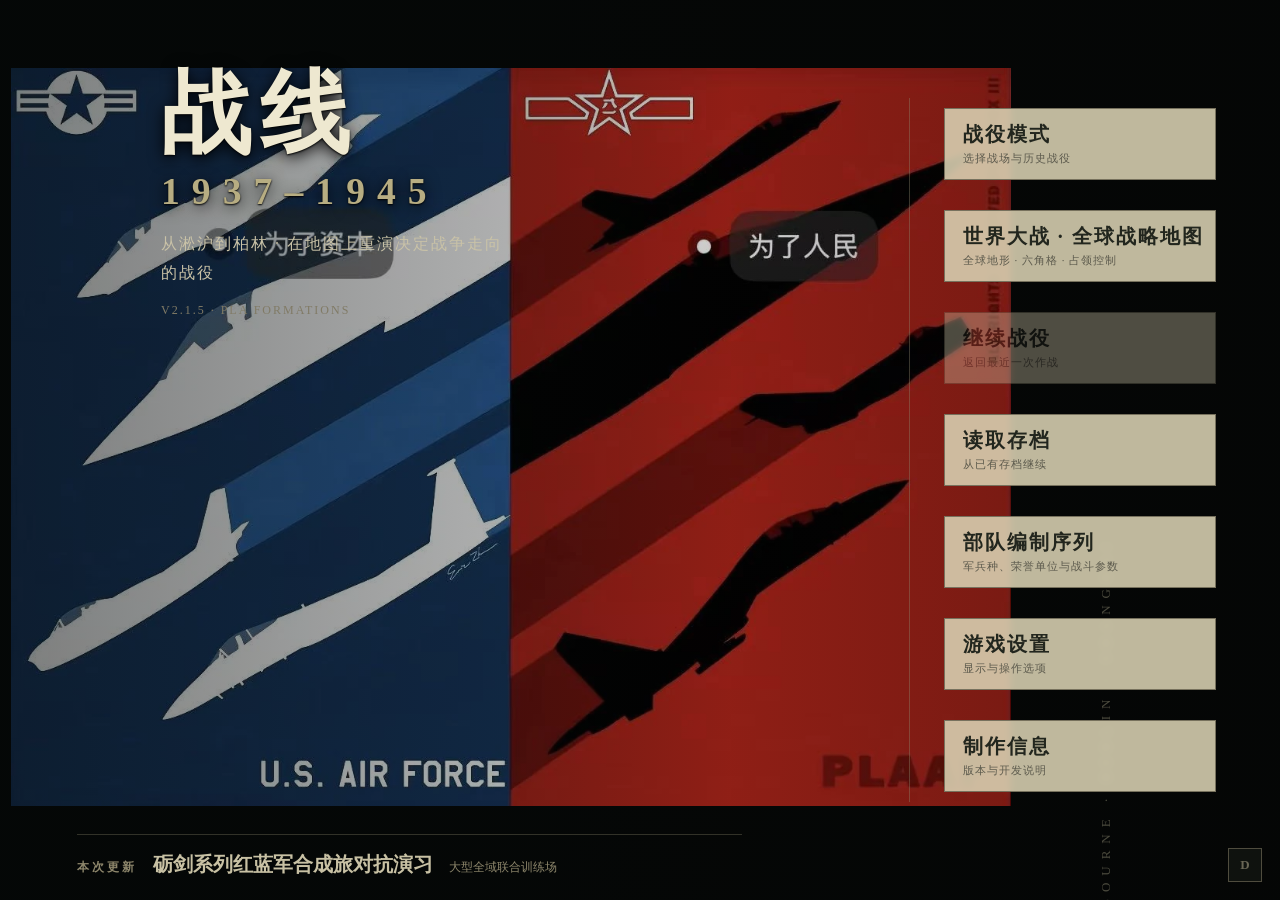
<file: index.html>
<!DOCTYPE html>

<html lang="zh-CN">

<head>

    <meta charset="UTF-8">

    <meta
        name="viewport"
        content="width=device-width, initial-scale=1.0, maximum-scale=1.0, user-scalable=no, viewport-fit=cover"
    >

    <title>战线 1937-1945</title>

    <link
        rel="icon"
        href="data:image/svg+xml,%3Csvg xmlns=%27http://www.w3.org/2000/svg%27 viewBox=%270 0 64 64%27%3E%3Crect width=%2764%27 height=%2764%27 rx=%278%27 fill=%27%23252a24%27/%3E%3Ctext x=%2732%27 y=%2744%27 text-anchor=%27middle%27 font-size=%2738%27 fill=%27%23e5ddbd%27%3E%E6%88%98%3C/text%3E%3C/svg%3E"
    >

    <link
        rel="stylesheet"
        href="./style.css?v=1.6.14"
    >

    <style>

        #topbar-right {
            display: flex;
            align-items: center;
            gap: 14px;
            margin-left: auto;
        }

        #save-system-controls {
            display: flex;
            align-items: center;
            gap: 5px;
        }

        #save-system-controls button,
        #save-system-controls select {
            border: 1px solid #77715d;
            background: #ded7bb;
            color: #25271f;
            padding: 4px 7px;
            font: inherit;
            font-size: 12px;
        }

        #save-system-controls button {
            cursor: pointer;
        }

        #save-system-controls button:disabled {
            opacity: .45;
            cursor: default;
        }

    </style>

</head>


<body>


<!-- ================================================== -->
<!-- 主菜单 -->
<!-- ================================================== -->

<div
    id="mainMenu"
    class="game-overlay main-menu-overlay"
>

    <div class="main-menu-scene">


        <!-- 游戏标题 -->

        <div class="main-menu-brand">

            <h1>
                战线
                <span>1937–1945</span>
            </h1>

            <div class="main-menu-tagline" id="mainMenuTagline">
                从淞沪到柏林 · 在地图上重演决定战争走向的战役
            </div>

            <div class="main-menu-version" id="mainMenuVersion">
                V2.1.5 · PLA FORMATIONS
            </div>

        </div>


        <!-- 主菜单按钮 -->

        <div class="main-menu-actions">

            <button id="menuNewGame">
                <b>战役模式</b>
                <small>选择战场与历史战役</small>
            </button>

            <button onclick="location.href='./world-map.html'" id="menuWorldMap"><b>世界大战 · 全球战略地图</b><small>全球地形 · 六角格 · 占领控制</small></button>

            <button id="menuContinue">
                <b>继续战役</b>
                <small>返回最近一次作战</small>
            </button>

            <button id="menuLoad">
                <b>读取存档</b>
                <small>从已有存档继续</small>
            </button>

            <button id="menuFormationCatalog"><b>部队编制序列</b><small>军兵种、荣誉单位与战斗参数</small></button>

            <button id="menuSettings">
                <b>游戏设置</b>
                <small>显示与操作选项</small>
            </button>

            <button id="menuAbout">
                <b>制作信息</b>
                <small>版本与开发说明</small>
            </button>

        </div>


        <!-- 本次更新 -->

        <div class="main-menu-feature">

            <strong>
                本次更新
            </strong>

            <span id="mainUpdateTitle">
                砺剑系列红蓝军合成旅对抗演习
            </span>

            <em id="mainUpdateDetail">
                大型全域联合训练场
            </em>

        </div>


    </div>
    <button id="menuDeveloper" class="main-dev-corner" title="开发者模式" aria-label="开发者模式">D</button>
</div>


<!-- ================================================== -->
<!-- 游戏设置：仅管理现有地图显示/规则开关 -->
<!-- ================================================== -->
<div id="settingsModal" class="game-overlay modal-overlay" hidden>
  <div class="save-modal-card settings-card">
    <h2>游戏设置</h2>
    <div class="settings-grid">
      <label>默认控区
        <select id="settingControlZone"><option value="on">开</option><option value="off">关</option></select>
      </label>
      <label>战争迷雾
        <select id="settingFogOfWar"><option value="on">开</option><option value="off">关</option></select>
      </label>
      <label>地块显示风格
        <select id="settingTerrainStyle"><option value="default">默认（原版）</option><option value="electronic">电子（地形等高线）</option><option value="realistic">拟真（自然纹理）</option></select>
      </label>
      <label>地图模式
        <select id="settingMapMode"><option value="2d">二维地图</option><option value="3d">三维地图</option></select>
      </label>
      <label>阴影投影位置
        <select id="settingViewDirection"><option value="north">北</option><option value="east">东</option><option value="south">南</option><option value="west">西</option></select>
      </label>
      <label class="settings-wide">俯仰比例 <span id="settingPitchValue">52</span>
        <input id="settingPitch" type="range" min="35" max="78" value="52" step="1">
      </label>
    </div>
    <div class="settings-note">地块风格仅改变地形的绘制外观，适用于所有战役；其余选项设置地图控制与战争迷雾的默认状态，不修改战斗、单位、AI、工程或支援系统。</div>
    <div class="save-modal-actions">
      <button id="settingsReset">恢复默认</button>
      <button id="settingsSave">保存设置</button>
      <button id="settingsClose">取消</button>
    </div>
  </div>
</div>

<!-- ================================================== -->
<!-- 制作信息 -->
<!-- ================================================== -->

<div
    id="aboutModal"
    class="game-overlay modal-overlay"
    hidden
>

    <div class="save-modal-card about-card">

        <h2>
            制作信息
        </h2>

        <div class="about-placeholder" id="aboutContent">我真的真的很想很想要放假</div>

        <div class="save-modal-actions">

            <button id="closeAboutModal">
                返回
            </button>

        </div>

    </div>

</div>


<!-- ================================================== -->
<!-- 开发者模式 -->
<!-- ================================================== -->

<div
    id="developerPanel"
    hidden
    style="
        position: fixed;
        left: 18px;
        bottom: 18px;
        z-index: 8500;
        background: rgba(31,35,29,.94);
        color: #eee7ca;
        border: 1px solid #9d9575;
        padding: 12px;
        min-width: 260px;
        font-family: FangSong, 仿宋, serif;
        box-shadow: 0 4px 20px #0008;
    "
>

    <div
        style="
            font-weight: 700;
            font-size: 17px;
            margin-bottom: 8px;
        "
    >
        开发者模式
        <button id="devExitMode" style="float:right;font:inherit;font-size:12px;">退出开发者模式</button>
    </div>


    <div
        style="
            font-size: 12px;
            opacity: .75;
            margin-bottom: 8px;
        "
    >
        双方算子均可直接操控 · 不影响普通阵营模式
    </div>


    <div
        style="
            display: flex;
            gap: 6px;
            margin-bottom: 8px;
        "
    >

        <button id="devEndPhase">
            结束当前方
        </button>

        <button id="devNextTurn">
            结束双方回合
        </button>

    </div>


    <div
        style="
            display: flex;
            gap: 6px;
            align-items: center;
        "
    >

        <label>
            回合
        </label>

        <input
            id="devTurnInput"
            type="number"
            min="1"
            style="width:70px;"
        >

        <button id="devSetTurn">
            修改
        </button>

    </div>


    <hr style="border:0;border-top:1px solid #77735f;margin:10px 0;">
    <div style="font-weight:700;margin-bottom:6px;">地图编辑器</div>
    <select id="devTool" style="width:100%;margin-bottom:6px;">
      <option value="unit">移动算子（双方）</option><option value="deployment">添加/编辑正面战场单位</option><option value="terrain">修改地形</option>
      <option value="fort">建造/删除工事</option><option value="wall">建造/删除城墙边</option><option value="gate">开放/关闭城门边</option>
      <option value="placename">编辑地名</option><option value="node">编辑重要节点</option><option value="objective">编辑战术目标</option><option value="reinforcement">编辑战术增援</option>
    </select>
    <div id="devTerrainRow" style="display:flex;gap:5px;margin-bottom:6px;">
      <select id="devTerrain" style="flex:1"><option value="plain">平地</option><option value="urban">城镇</option><option value="forest">森林</option><option value="hill">丘陵</option><option value="mountain">山地</option><option value="marsh">沼泽</option><option value="water">水域</option></select>
      <select id="devFortType" style="flex:1">
        <option value="foxhole">散兵坑</option><option value="trench">战壕</option><option value="strongpoint">加强阵地</option><option value="bunker">碉堡</option>
        <option value="aa_position_1">一级防空阵地</option><option value="aa_position_2">二级防空阵地</option><option value="aa_position_3">三级防空阵地</option>
        <option value="minefield">雷区</option><option value="pontoon">浮桥</option><option value="field_wall">野战防御墙</option><option value="delete">删除工事</option>
      </select>
      <select id="devFortLevel"><option value="1">工事1级</option><option value="2">工事2级</option><option value="3">工事3级</option></select>
    </div>
    <div style="margin:8px 0 6px;border-top:1px solid #77735f;padding-top:8px;font-weight:700;">支援卡组编辑器</div>
    <div style="display:grid;grid-template-columns:1fr 1fr;gap:5px;margin-bottom:6px;">
      <select id="devSupportSide"><option value="pla">解放军</option><option value="tw_proxy">台伪军</option><option value="red">红方</option><option value="blue">蓝方</option><option value="chinese">中国军</option><option value="japanese">日军</option><option value="soviet">苏军</option><option value="german">德军</option></select>
      <button id="devSupportLoad">读取当前卡组</button>
    </div>
    <div id="devSupportCards" style="max-height:220px;overflow:auto;border:1px solid #77735f;padding:6px;margin-bottom:6px;font-size:12px;"></div>
    <div style="display:flex;gap:5px;margin-bottom:8px;"><button id="devSupportSave" style="flex:1">保存支援卡组</button><button id="devSupportClear" style="flex:1">清空该方卡组</button></div>
    <div id="devEditorStatus" style="font-size:12px;line-height:1.5;min-height:34px;margin-bottom:6px;">选择工具后直接点击地图编辑。</div>
    <div style="display:grid;grid-template-columns:1fr 1fr;gap:5px;">
      <button id="devSaveDraft">保存浏览器草稿</button><button id="devLoadDraft">读取浏览器草稿</button>
      <button id="devExportScenario">导出战役JSON</button><button id="devExportUnits">导出单位JSON</button>
    </div>
    <div style="font-size:11px;opacity:.72;margin-top:6px;line-height:1.45;">正式修改请导出 JSON 后替换 data 目录中的对应文件。地名/重要节点/战术目标写入战役 JSON；战术增援写入单位 JSON。</div>
</div>



<!-- 开发者：统一单位/战术增援编辑器 v0.20 -->
<div id="devReinforcementEditor" hidden style="position:fixed;right:18px;top:55px;width:370px;max-height:calc(100vh - 75px);overflow:auto;z-index:12000;background:#eee9d8;border:2px solid #4f4b3d;box-shadow:0 8px 28px rgba(0,0,0,.35);padding:12px;color:#222;font-family:inherit;">
  <div style="display:flex;justify-content:space-between;align-items:center;margin-bottom:8px"><b id="devUnitEditorTitle">单位 / 战术增援编辑器</b><button id="devReinfClose">×</button></div>
  <label>单位名称</label><input id="devReinfName" style="width:100%;box-sizing:border-box;margin:3px 0 7px">
  <label>单位种类（选择后载入默认值，可手动微调）</label><select id="devReinfType" style="width:100%;margin:3px 0 7px"><option value="infantry">步兵</option><option value="guard">警卫</option><option value="engineer">工兵</option><option value="machinegun">机枪</option><option value="artillery">炮兵</option><option value="antitank">反坦克</option><option value="anti_air">防空</option><option value="recon">侦察</option><option value="cavalry">骑兵</option><option value="motorized">摩托化</option><option value="armor">装甲</option><option value="tank">坦克</option><option value="headquarters">司令部</option></select>
  <div style="display:grid;grid-template-columns:1fr 1fr;gap:6px;margin-bottom:7px">
    <label>单位规模<select id="devReinfScale" style="width:100%"><option value="squad">班</option><option value="platoon">排</option><option value="company">连</option><option value="battalion" selected>营</option><option value="regiment">团</option><option value="brigade">旅</option><option value="division">师</option><option value="corps">军</option><option value="army">集团军</option><option value="custom">其他/自定义</option></select></label>
    <label>指挥官姓名<input id="devReinfCommander" placeholder="预留，可留空" style="width:100%;box-sizing:border-box"></label>
    <label style="grid-column:1/3">指挥官军衔<input id="devReinfCommanderRank" placeholder="预留，可留空" style="width:100%;box-sizing:border-box"></label>
  </div>
  <button id="devReinfDefaults" style="width:100%;margin-bottom:7px">恢复该类型默认参数</button>
  <div style="display:grid;grid-template-columns:1fr 1fr;gap:6px">
    <label>兵力<input id="devReinfStrength" type="number" min="1" style="width:100%"></label><label>最大兵力<input id="devReinfMaxStrength" type="number" min="1" style="width:100%"></label>
    <label>攻击力<input id="devReinfAttack" type="number" min="0" style="width:100%"></label><label>防御力<input id="devReinfDefense" type="number" min="0" style="width:100%"></label>
    <label>移动力<input id="devReinfMovement" type="number" min="0" style="width:100%"></label><label>射程<input id="devReinfRange" type="number" min="1" style="width:100%"></label>
    <label>士气<input id="devReinfMorale" type="number" min="0" max="100" style="width:100%"></label><label>弹药<input id="devReinfAmmo" type="number" min="0" max="100" style="width:100%"></label>
  </div>
  <hr><label>阵营</label><select id="devReinfFaction" style="width:100%;margin:3px 0 7px"><option value="chinese">中国军</option><option value="japanese">日军</option><option value="allied">盟军</option><option value="soviet">苏军</option><option value="german">德军</option><option value="rok_government">政府军</option><option value="new_military">新军部</option></select>
  <label>出现回合（1=正面战场初始部署，>1=战术增援）</label><input id="devReinfTurn" type="number" min="1" style="width:100%;box-sizing:border-box;margin:3px 0 7px">
  <label>出现方向</label><select id="devReinfEntry" style="width:100%;margin:3px 0 7px"><option value="AUTO">自动</option><option value="north">北</option><option value="northeast">东北</option><option value="east">东</option><option value="southeast">东南</option><option value="south">南</option><option value="southwest">西南</option><option value="west">西</option><option value="northwest">西北</option><option value="point">指定点击位置</option><option value="port">港口</option><option value="concession">租界</option></select>
  <label>作战任务</label><select id="devReinfMission" style="width:100%;margin:3px 0 7px"><option value="attack">攻击</option><option value="defend">防守</option><option value="hold">坚守</option><option value="reserve">预备队</option></select>
  <label>攻击 / 防守目标</label><select id="devReinfTarget" style="width:100%;margin:3px 0 7px"></select>
  <label>增援批次名称</label><input id="devReinfGroupName" style="width:100%;box-sizing:border-box;margin:3px 0 7px">
  <label>说明</label><textarea id="devReinfDetail" rows="2" style="width:100%;box-sizing:border-box;margin:3px 0 8px"></textarea>
  <div style="display:grid;grid-template-columns:1fr 1fr;gap:6px"><button id="devReinfSave">保存单位</button><button id="devReinfDelete">删除单位 / 增援设置</button></div>
</div>

<!-- 主界面开发者编辑器 -->
<div id="mainDeveloperEditor" hidden style="position:fixed;inset:20px;z-index:200000;background:#d6cfb2;border:2px solid #514d3e;padding:18px;overflow:auto;color:#24251f;font-family:FangSong,STFangsong,SimSun,serif;">
 <div style="display:flex;justify-content:space-between;align-items:center"><h2 style="margin:0">主界面开发者编辑器</h2><button id="mainDevClose">退出开发者模式</button></div>
 <p>编辑主界面内容、制作信息、更新内容，以及战场 / 阶段 / 战役隶属关系与模块尺寸。</p>
 <details open style="margin:12px 0;background:#e5dfc7;border:1px solid #716c58;padding:10px"><summary><b>主界面内容</b></summary><div style="display:grid;grid-template-columns:1fr 1fr;gap:8px;margin-top:10px"><label>副标题<input id="mainDevTagline" style="width:100%"></label><label>版本显示<input id="mainDevVersionText" style="width:100%"></label><label>本次更新标题<input id="mainDevUpdateTitle" style="width:100%"></label><label>本次更新内容<input id="mainDevUpdateDetail" style="width:100%"></label><label style="grid-column:1/3">制作信息<textarea id="mainDevAbout" rows="4" style="width:100%;box-sizing:border-box"></textarea></label></div><button id="mainDevApplyContent" style="margin-top:8px">应用主界面内容</button></details>
 <div style="display:grid;grid-template-columns:320px 1fr;gap:16px;min-height:600px">
  <div><div style="display:flex;gap:5px;margin-bottom:8px"><button id="mainDevAddTheater">+战场</button><button id="mainDevAddPhase">+阶段</button><button id="mainDevAddScenario">+战役</button></div><div id="mainDevTree" style="background:#c7c0a4;border:1px solid #716c58;padding:8px;max-height:70vh;overflow:auto"></div></div>
  <div id="mainDevProps" style="background:#e5dfc7;border:1px solid #716c58;padding:12px">从左侧选择一个模块。</div>
 </div>
 <div style="display:flex;gap:8px;margin-top:12px"><button id="mainDevSave">保存浏览器草稿</button><button id="mainDevExport">导出 campaigns.json</button><button id="mainDevExportUI">导出 main-ui.json</button><button id="mainDevReset">恢复代码内目录</button></div>
</div>

<!-- ================================================== -->
<!-- 存档 / 读档窗口 -->
<!-- ================================================== -->

<div
    id="saveLoadModal"
    class="game-overlay modal-overlay"
    hidden
>

    <div class="save-modal-card">

        <h2 id="saveModalTitle">
            存档
        </h2>

        <div id="saveSlotCards"></div>


        <div class="save-modal-actions">

            <button id="importSaveButton">
                导入存档
            </button>

            <input
                id="importSaveFile"
                type="file"
                accept="application/json,.json"
                hidden
            >

            <button id="closeSaveModal">
                关闭
            </button>

        </div>

    </div>

</div>


<!-- ================================================== -->
<!-- 暂停菜单 -->
<!-- ================================================== -->

<div
    id="pauseMenu"
    class="game-overlay modal-overlay"
    hidden
>

    <div class="pause-card">

        <h2>
            游戏菜单
        </h2>

        <button id="pauseResume">
            继续游戏
        </button>

        <button id="pauseSave">
            保存游戏
        </button>

        <button id="pauseLoad">
            读取游戏
        </button>

        <button id="pauseRestart">
            重新开始对局
        </button>

        <button id="pauseMain">
            返回主界面
        </button>

    </div>

</div>


<!-- ================================================== -->
<!-- 游戏主体 -->
<!-- ================================================== -->

<div id="game">


    <!-- ============================================== -->
    <!-- 顶部状态栏 -->
    <!-- ============================================== -->

    <header id="topbar">


        <!-- 左侧标题 -->

        <div>

            <strong>
                战线 1937-1945
            </strong>

            <span class="subtitle">
                历史战争推演 · V2.1.5
            </span>

        </div>


        <!-- 右侧状态 -->

        <div id="topbar-right">


            <!-- 当前回合 -->

            <div id="turnInfo">
                正在加载战役…
            </div>


            <!-- 存档系统 -->

            <div
                id="save-system-controls"
                aria-label="存档与撤销"
            >

                <select
                    id="save-slot-select"
                    aria-label="存档槽位"
                >

                    <option value="1">
                        存档 1
                    </option>

                    <option value="2">
                        存档 2
                    </option>

                    <option value="3">
                        存档 3
                    </option>

                </select>


                <button
                    id="save-game-button"
                    type="button"
                >
                    保存
                </button>


                <button
                    id="load-game-button"
                    type="button"
                >
                    读取
                </button>


                <button
                    id="undo-game-button"
                    type="button"
                >
                    撤销
                </button>


                <button
                    id="menu-game-button"
                    type="button"
                >
                    ≡ 菜单
                </button>

                <div id="view25d-controls" aria-label="地图视图">
                    <button id="control-zone-toggle" type="button" title="显示/隐藏双方控制区（进攻方红、守方蓝）">控区：开</button>
                    <button id="view25d-toggle" type="button" title="切换二维地图/立体指挥沙盘">二维地图</button>
                    <button id="view25d-left" type="button" title="逆时针改变观察方向">↶</button>
                    <button id="view25d-direction" type="button" title="当前观察方向">南</button>
                    <label id="sandtable-pitch-wrap" title="调整沙盘俯仰角">俯仰 <input id="sandtable-pitch" type="range" min="35" max="78" value="52" step="1"></label>
                    <button id="sandtable-reset" type="button" title="恢复默认沙盘视角">复位</button>
                    <button id="fullscreen-toggle" type="button" title="进入全屏模式" aria-pressed="false">全屏</button>
                    <button id="view25d-right" type="button" title="顺时针改变观察方向">↷</button>
                </div>

            </div>

        </div>

    </header>


    <!-- ============================================== -->
    <!-- 游戏主区域 -->
    <!-- ============================================== -->

    <main id="main">


        <!-- ========================================== -->
        <!-- 地图 -->
        <!-- ========================================== -->

        <section id="mapArea">


            <!-- 六角格地图 -->

            <canvas id="game-canvas"></canvas>


            <!-- ====================================== -->
            <!-- 地块信息 -->
            <!-- ====================================== -->

            <section
                id="terrainFloat"
                aria-label="地块信息"
            >

                <h2>
                    地块信息
                </h2>

                <div
                    id="hexInfoPanel"
                    class="hex-info-panel"
                >

                    <p class="hint">
                        点击地块查看信息
                    </p>

                </div>

            </section>


            <!-- ====================================== -->
            <!-- 单位信息 -->
            <!-- ====================================== -->

            <section
                id="unitFloat"
                aria-label="单位信息"
            >

                <div class="unit-float-title" id="unitWindowHandle">
                    <span>单位信息</span>
                    <div class="unit-window-controls">
                        <button type="button" id="unitWindowMin" title="最小化" aria-label="最小化单位信息">－</button>
                        <button type="button" id="unitWindowMax" title="最大化或恢复" aria-label="最大化或恢复">□</button>
                        <button type="button" id="unitWindowClose" title="关闭窗口" aria-label="关闭单位信息">×</button>
                    </div>
                </div>


                <!-- 工兵操作 -->

                <div
                    id="engineerActions"
                    class="engineer-actions"
                    hidden
                >

                    <button
                        id="buildFortButton"
                        type="button"
                    >
                        构筑工事
                    </button>


                    <button
                        id="layMineButton"
                        type="button"
                    >
                        布置地雷
                    </button>


                    <button
                        id="clearMineButton"
                        type="button"
                    >
                        排除地雷
                    </button>

                    <button id="buildFoxholeButton" type="button">散兵坑（1回合）</button>
                    <button id="buildBunkerButton" type="button">碉堡（4回合）</button>
                    <button id="buildAA1Button" type="button">一级防空阵地</button>
                    <button id="buildAA2Button" type="button">二级防空阵地</button>
                    <button id="buildAA3Button" type="button">三级防空阵地</button>
                    <button id="buildBridgeButton" type="button">架设浮桥（2回合）</button>
                    <button id="repairBridgeButton" type="button">修复桥梁（2回合）</button>
                    <button id="demolishBridgeButton" type="button">爆破工事（2行动点）</button>
                    <button id="buildWallButton" type="button">建设防御墙（4回合）</button>
                    <button id="demolishWallButton" type="button">拆毁墙体（3回合）</button>

                </div>


                <!-- 单位详细信息 -->

                <div id="unitInfo">

                    <p class="hint">
                        点击地图上的单位查看详情
                    </p>

                </div>

            </section>


        </section>


        <!-- ========================================== -->
        <!-- 右侧作战信息 -->
        <!-- ========================================== -->

        <aside
            id="operationPanel"
            aria-label="作战信息"
        >


            <h2>
                作战信息
            </h2>


            <!-- ====================================== -->
            <!-- 回合信息 -->
            <!-- ====================================== -->

            <div id="turnPanel">


                <div class="turn-row">

                    <span>
                        回合
                    </span>

                    <strong id="turnNumber">
                        第1回合
                    </strong>

                </div>


                <div class="turn-row">

                    <span>
                        时间
                    </span>

                    <strong id="turnTime">
                        08:00—14:00
                    </strong>

                </div>


                <div class="turn-row">

                    <span>
                        行动方
                    </span>

                    <strong id="turnPhase">
                        正在加载…
                    </strong>

                </div>


                <button
                    id="endPhaseButton"
                    type="button"
                >
                    结束回合
                </button>


            </div>


            <!-- ====================================== -->
            <!-- 战略目标 -->
            <!-- ====================================== -->

            <div id="strategicObjectives"></div>

            <div id="casualtyPanel" class="casualty-panel"><h3>战损统计</h3><div class="hint">暂无战损</div></div>


            <!-- ====================================== -->
            <!-- 增援系统 -->
            <!-- ====================================== -->

            <div
                id="reinforcementPanel"
                class="reinforcement-panel"
                hidden
            >

                <h3>
                    增援
                </h3>


                <div class="reinforcement-scroll">


                    <div class="reinforcement-section-label">
                        待到达
                    </div>


                    <div id="reinforcementNext"></div>


                    <div
                        class="reinforcement-section-label reinforcement-log-label"
                    >
                        到达记录
                    </div>


                    <div id="reinforcementLog"></div>


                </div>

            </div>


            <!-- ====================================== -->
            <!-- 地图操作帮助 -->
            <!-- ====================================== -->

            <div class="operation-help">

                <h3>
                    地图操作
                </h3>

                <p>
                    鼠标拖动：移动地图
                </p>

                <p>
                    滚轮：缩放
                </p>

                <p>
                    ESC：取消选择
                </p>

                <p>
                    E：结束当前行动阶段
                </p>

            </div>


        </aside>


    </main>


</div>


<!-- ================================================== -->
<div id="formationCatalogModal" class="formation-catalog-overlay" hidden role="dialog" aria-modal="true" aria-label="部队编制序列"><div class="formation-catalog-panel"><header class="formation-catalog-header"><div><h2>部队编制序列</h2><small>公开荣誉资料与游戏抽象战斗参数 · 不代表真实作战能力</small></div><button id="formationCatalogClose" type="button">关闭 ×</button></header><div class="formation-catalog-controls"><select id="formationCatalogBranch" aria-label="选择军兵种"><option value="all">全部军兵种</option><option value="army">陆军</option><option value="airborne">空降兵</option><option value="marine">海军陆战队</option><option value="navy">海军舰艇</option><option value="rocket_force">火箭军</option><option value="air_force">空军</option><option value="historical_unspecified">历史部队（未核实军种）</option></select><select id="formationCatalogKind" aria-label="目录类型"><option value="all">全部编制</option><option value="formation">部队编制</option><option value="honor">荣誉单位</option><option value="ship">海军舰艇</option><option value="archetype">兵种模板</option></select><input id="formationCatalogSearch" type="search" placeholder="搜索番号、名称、荣誉称号…"/></div><div class="formation-catalog-body"><div class="formation-catalog-list" id="formationCatalogList"></div><article class="formation-catalog-detail" id="formationCatalogDetail"><p>选择左侧单位查看详细信息。</p></article></div><footer class="formation-catalog-footer" id="formationCatalogCount"></footer></div></div>
<!-- 战役全屏加载画面 -->
<div id="battleLoadingScreen" class="battle-loading-screen" hidden role="status" aria-live="polite" aria-label="正在加载战役">
  <img class="battle-loading-image" src="./assets/battle-loading-pla.png" alt="" aria-hidden="true" fetchpriority="high" decoding="async" onerror="console.error('战役加载背景图片读取失败:',this.src)"/>
  <div class="battle-loading-bottom">
    <div class="battle-loading-head"><span id="battleLoadingTitle">正在准备战役</span><strong id="battleLoadingPercent">0%</strong></div>
    <div class="battle-loading-track" role="progressbar" aria-label="战役加载进度" aria-valuemin="0" aria-valuemax="100" aria-valuenow="0" id="battleLoadingTrack"><div id="battleLoadingFill"></div></div>
    <div class="battle-loading-detail" id="battleLoadingDetail">正在读取战役配置…</div>
  </div>
</div>
<button id="unitWindowReopen" type="button" hidden>单位信息</button>
<script src="./src/unit-window-controls.js"></script>
<!-- 游戏入口 -->
<!-- ================================================== -->

<script
    type="module"
    src="./src/main.js?v=2.3.2"
>
</script>


</body>

</html>
</file>
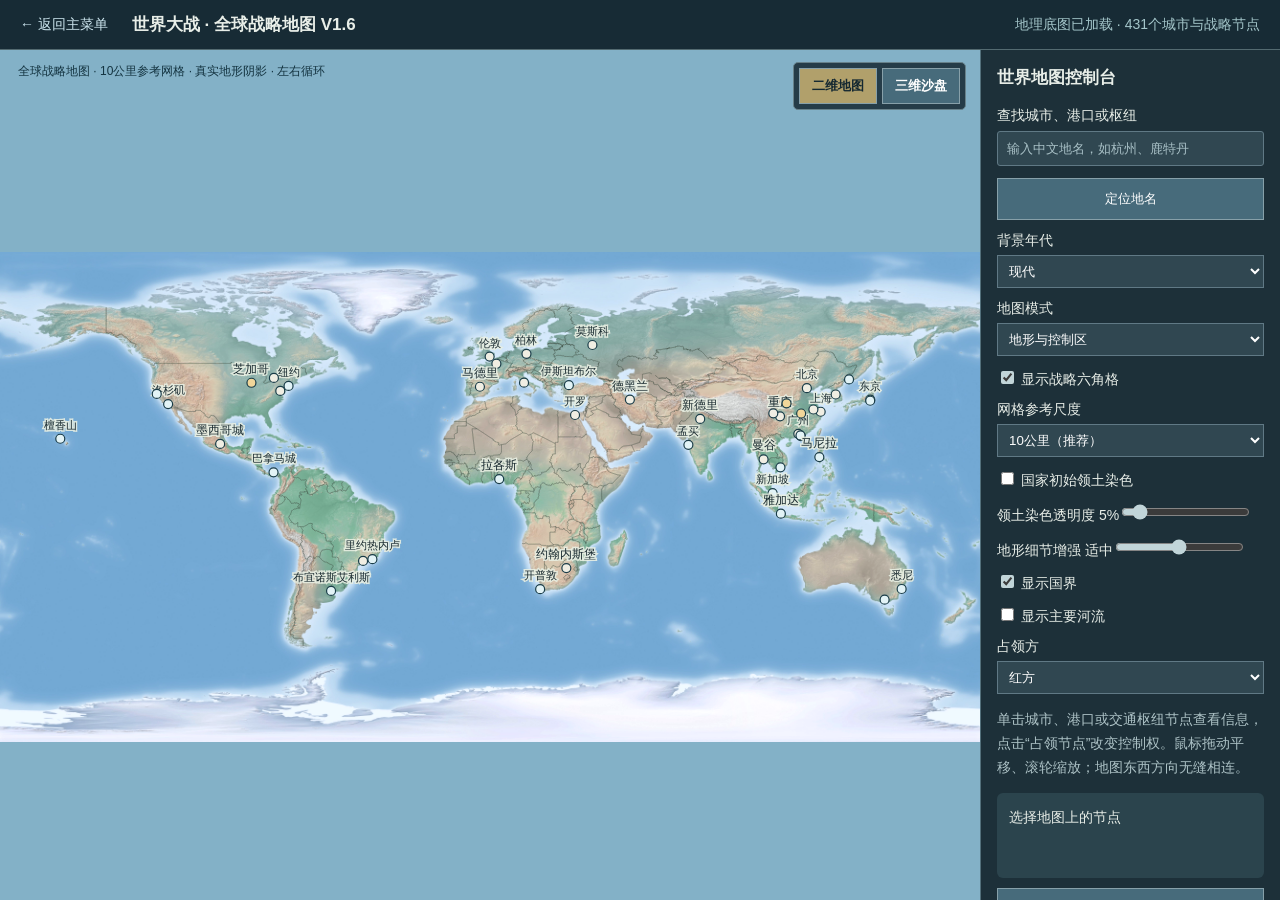
<file: world-map.html>
<!doctype html><html lang="zh-CN"><head><meta charset="utf-8"><meta name="viewport" content="width=device-width,initial-scale=1"><title>世界大战 · 全球战略地图</title><link rel="stylesheet" href="world/world.css"></head><body>
<header><a href="index.html">← 返回主菜单</a><strong>世界大战 · 全球战略地图 V1.6</strong><span id="status">正在读取地理数据…</span></header>
<main><div id="worldViewport"><canvas id="map"></canvas><canvas id="map3d" hidden></canvas><canvas id="map3dLabels" hidden></canvas><div id="worldViewToolbar"><button type="button" id="view2d" class="active">二维地图</button><button type="button" id="view3d">三维沙盘</button><button type="button" id="reset3d" hidden>重置视角</button></div><div id="viewHint" hidden>三维模式：拖动旋转视角 · 滚轮连续放大地图 · Shift＋拖动平移地图。地形起伏为影像估算示意，并非DEM实测高程。</div></div><aside><h2>世界地图控制台</h2><label>查找城市、港口或枢纽<input id="placeSearch" type="search" placeholder="输入中文地名，如杭州、鹿特丹"></label><button id="locatePlace">定位地名</button><label>背景年代<select id="era"><option>1939</option><option>1945</option><option>1991</option><option selected>现代</option><option>自定义</option></select></label><label>地图模式<select id="mode"><option value="combined">地形与控制区</option><option value="control">控制区优先</option><option value="terrain">纯地形</option></select></label><label><input type="checkbox" id="hex" checked> 显示战略六角格</label><label>网格参考尺度<select id="gridSize"><option value="1">1公里（局部）</option><option value="2">2公里</option><option value="5">5公里</option><option value="10" selected>10公里（推荐）</option><option value="25">25公里</option><option value="50">50公里</option><option value="100">100公里</option></select></label><label><input type="checkbox" id="nationColors"> 国家初始领土染色</label><label>领土染色透明度 <output id="nationOpacityValue">5%</output><input id="nationOpacity" type="range" min="0" max="50" value="5" step="1"></label><label>地形细节增强 <output id="terrainSharpValue">适中</output><input id="terrainSharp" type="range" min="0" max="2" value="1" step="1"></label><label><input type="checkbox" id="borders" checked> 显示国界</label><label><input type="checkbox" id="rivers"> 显示主要河流</label><label>占领方<select id="side"><option value="red">红方</option><option value="blue">蓝方</option><option value="neutral">中立</option></select></label><p class="hint">单击城市、港口或交通枢纽节点查看信息，点击“占领节点”改变控制权。鼠标拖动平移、滚轮缩放；地图东西方向无缝相连。</p><div id="info">选择地图上的节点</div><button id="capture">占领选中节点</button><button id="reset">清除全部占领状态</button><div class="legend"><span>🔴 红方</span><span>🔵 蓝方</span><span>⚪ 中立</span></div><small>细节增强为本地图像锐化，不是AI超分辨率模型，不会生成原始数据中不存在的真实地形细节。地形底图采用离线全球地形阴影，并在联网时按视野加载 ArcGIS World Shaded Relief 高清瓦片（Esri，来源：Esri、USGS、NOAA 等）。离线时自动回退到原底图。高清瓦片为地形阴影影像，不是 DEM 高程数据；该影像用于地貌显示，尚不等于可用于军事计算的高程、坡度和土地覆盖分类数据。细网格按视野绘制，缩放不足时自动隐藏。新增城市节点以可扩充中文地名库提供，尚未覆盖全球全部市级行政单位。国家染色使用 Natural Earth 低精度现代边界作为初始底图；1939、1945、1991年的历史边界尚未导入，切换这些年代时仍显示现代参考边界，不能视为对应年份真实国界。海岸线和河流仍使用原离线底图。</small></aside></main>
<script src="world/world.js"></script><script src="world/world3d.js"></script></body></html>
</file>
<file: style.css>
/* ============================================================
   东线 1941
   style.css
   V0.4
   ============================================================ */


/* ============================================================
   全局
   ============================================================ */

* {
    box-sizing: border-box;
}


html,
body {
    margin: 0;

    width: 100%;
    height: 100%;

    overflow: hidden;

    font-family:
        "FangSong",
        "仿宋",
        "SimSun",
        serif;

    background: #20231f;
}


/* ============================================================
   游戏整体
   ============================================================ */

#game {
    display: flex;
    flex-direction: column;

    width: 100vw;
    height: 100vh;

    overflow: hidden;
}


/* ============================================================
   顶部状态栏
   ============================================================ */

#topbar {
    height: 52px;

    flex: 0 0 52px;

    display: flex;
    align-items: center;
    justify-content: space-between;

    padding: 0 18px;

    background: #252a25;
    color: #e8e3d5;

    border-bottom: 1px solid #555;

    user-select: none;
}


#topbar strong {
    font-size: 20px;
    font-weight: bold;
}


.subtitle {
    margin-left: 14px;

    font-size: 14px;

    opacity: 0.7;
}


#turnInfo {
    font-size: 14px;

    white-space: nowrap;
}


/* ============================================================
   游戏主体
   ============================================================ */

#main {
    flex: 1 1 auto;

    min-width: 0;
    min-height: 0;

    display: flex;

    overflow: hidden;
}


/* ============================================================
   地图区域
   ============================================================ */

#mapArea {
    position: relative;

    flex: 1 1 auto;

    min-width: 0;
    min-height: 0;

    overflow: hidden;

    background: #87866e;
}


/* ============================================================
   Canvas

   注意：
   HTML / CSS / JavaScript 统一使用 game-canvas
   ============================================================ */

#game-canvas {
    display: block;

    width: 100%;
    height: 100%;

    margin: 0;
    padding: 0;

    background: #87866e;

    cursor: default;

    user-select: none;
    touch-action: none;
}


/* 拖动地图时可以由 JS 添加该 class */

#game-canvas.dragging {
    cursor: grabbing;
}


/* ============================================================
   右侧信息栏
   ============================================================ */

#sidebar {
    width: 300px;

    flex: 0 0 300px;

    min-width: 300px;

    padding: 18px;

    overflow-x: hidden;
    overflow-y: auto;

    background: #e3ddc9;
    color: #25251f;

    border-left: 2px solid #4c4b40;
}


/* ============================================================
   信息面板
   ============================================================ */

#info-panel {
    width: 100%;
}


#sidebar h2 {
    margin-top: 0;
    margin-bottom: 16px;

    font-size: 24px;
}


#sidebar h3 {
    margin-top: 0;
    margin-bottom: 12px;

    font-size: 18px;
}


#sidebar p {
    margin: 10px 0;

    line-height: 1.5;
}


#sidebar hr {
    margin: 20px 0;

    border: none;

    border-top: 1px solid #aaa58f;
}


/* ============================================================
   提示文字
   ============================================================ */

.hint {
    opacity: 0.75;

    line-height: 1.6;
}


/* ============================================================
   单位信息
   ============================================================ */

.unit-title {
    margin-bottom: 10px;

    font-size: 18px;
    font-weight: bold;
}


.unit-row {
    display: flex;

    align-items: center;
    justify-content: space-between;

    gap: 16px;

    margin: 7px 0;

    line-height: 1.4;
}


.unit-row span {
    opacity: 0.75;
}


.unit-row strong {
    text-align: right;

    font-weight: bold;
}


/* ============================================================
   滚动条
   ============================================================ */

#sidebar::-webkit-scrollbar {
    width: 8px;
}


#sidebar::-webkit-scrollbar-track {
    background: rgba(0, 0, 0, 0.05);
}


#sidebar::-webkit-scrollbar-thumb {
    background: rgba(70, 70, 60, 0.35);

    border-radius: 4px;
}


#sidebar::-webkit-scrollbar-thumb:hover {
    background: rgba(70, 70, 60, 0.55);
}


/* ============================================================
   小屏幕
   ============================================================ */

@media (max-width: 900px) {

    #sidebar {
        width: 250px;

        flex-basis: 250px;

        min-width: 250px;

        padding: 14px;
    }


    #topbar {
        padding: 0 12px;
    }


    #topbar strong {
        font-size: 18px;
    }


    .subtitle {
        margin-left: 8px;

        font-size: 12px;
    }

}
/* =========================================================
   回合系统
   ========================================================= */

#turnPanel {
    margin-top: 18px;
}

#turnPanel h3 {
    margin-bottom: 14px;
}

.turn-row {
    display: flex;
    justify-content: space-between;
    align-items: center;

    margin: 8px 0;

    font-size: 15px;
}

.turn-row span {
    opacity: 0.75;
}

.turn-row strong {
    font-weight: bold;
}


#endPhaseButton {
    width: 100%;

    margin-top: 16px;
    padding: 11px 12px;

    font-family:
        "FangSong",
        "仿宋",
        "SimSun",
        serif;

    font-size: 16px;

    color: #eee8d8;
    background: #343a34;

    border: 1px solid #676b5d;

    cursor: pointer;
}

#endPhaseButton:hover {
    background: #454c43;
}

#endPhaseButton:active {
    transform: translateY(1px);
}
/* ============================================================
   战役结束弹窗
   ============================================================ */

#victory-modal {

    position: fixed;

    inset: 0;

    z-index: 99999;

}


/* ============================================================
   半透明战场遮罩
   ============================================================ */

.victory-overlay {

    position: absolute;

    inset: 0;

    display: flex;

    align-items: center;

    justify-content: center;

    padding: 30px;

    background:
        rgba(
            20,
            24,
            20,
            0.72
        );

    backdrop-filter:
        blur(2px);

}


/* ============================================================
   结算窗口
   ============================================================ */

.victory-window {

    width: 520px;

    max-width:
        calc(
            100vw - 60px
        );

    padding:
        34px
        42px
        32px;

    background:
        #e3ddc9;

    color:
        #25251f;

    border:
        3px solid
        #252a25;

    box-shadow:
        0
        14px
        45px
        rgba(
            0,
            0,
            0,
            0.48
        );

    text-align: center;

    font-family:
        "FangSong",
        "仿宋",
        "SimSun",
        serif;

}


/* ============================================================
   顶部小标题
   ============================================================ */

.victory-decoration {

    margin-bottom:
        18px;

    font-size:
        14px;

    letter-spacing:
        5px;

    color:
        #686552;

}


/* ============================================================
   胜利标题
   ============================================================ */

.victory-title {

    margin-bottom:
        8px;

    font-size:
        38px;

    font-weight:
        bold;

    letter-spacing:
        8px;

    color:
        #20251f;

}


/* ============================================================
   外文标题
   ============================================================ */

.victory-subtitle {

    font-size:
        13px;

    letter-spacing:
        4px;

    color:
        #77725f;

}


/* ============================================================
   分隔线
   ============================================================ */

.victory-line {

    width:
        72%;

    height:
        1px;

    margin:
        24px
        auto;

    background:
        #8a846d;

}


/* ============================================================
   胜负原因
   ============================================================ */

.victory-reason {

    min-height:
        48px;

    margin-bottom:
        22px;

    font-size:
        18px;

    line-height:
        1.8;

    color:
        #282b25;

}


/* ============================================================
   战役信息
   ============================================================ */

.victory-details {

    width:
        82%;

    margin:
        0 auto 26px;

    padding:
        14px 0;

    border-top:
        1px solid
        #aaa58f;

    border-bottom:
        1px solid
        #aaa58f;

}


/* ============================================================
   战役信息行
   ============================================================ */

.victory-detail-row {

    display:
        flex;

    align-items:
        center;

    justify-content:
        space-between;

    gap:
        20px;

    margin:
        7px 0;

    font-size:
        14px;

}


.victory-detail-row span {

    color:
        #77725f;

}


.victory-detail-row strong {

    color:
        #25251f;

    font-weight:
        bold;

}


/* ============================================================
   查看战场按钮
   ============================================================ */

.victory-button {

    width:
        190px;

    padding:
        11px
        20px;

    border:
        1px solid
        #20251f;

    background:
        #293029;

    color:
        #eee8d2;

    font-family:
        "FangSong",
        "仿宋",
        "SimSun",
        serif;

    font-size:
        16px;

    letter-spacing:
        3px;

    cursor:
        pointer;

    transition:
        background
        0.15s ease;

}


.victory-button:hover {

    background:
        #3a4339;

}


.victory-button:active {

    transform:
        translateY(
            1px
        );

}


/* ============================================================
   战役结束后禁用按钮
   ============================================================ */

#endPhaseButton:disabled {

    opacity:
        0.45;

    cursor:
        not-allowed;

}


/* ============================================================
   小屏幕适配
   ============================================================ */

@media (
    max-width: 700px
) {

    .victory-window {

        width:
            100%;

        padding:
            28px
            24px;

    }


    .victory-title {

        font-size:
            30px;

        letter-spacing:
            5px;

    }


    .victory-details {

        width:
            100%;

    }

}


/* ============================================================
   增援面板
   ============================================================ */
.reinforcement-panel { margin-top:16px; padding-top:14px; border-top:1px solid #8f8874; }
.reinforcement-panel[hidden] { display:none !important; }
.reinforcement-section-label { margin:8px 0 7px; font-size:13px; font-weight:bold; letter-spacing:2px; color:#555044; }
.reinforcement-item { margin-bottom:9px; padding:9px 10px; border:1px solid #aaa18b; background:#eee8d6; }
.reinforcement-title { font-weight:bold; font-size:14px; }
.reinforcement-detail { margin-top:4px; font-size:12px; line-height:1.45; }
.reinforcement-meta { margin-top:5px; font-size:12px; color:#6b3e34; }
.reinforcement-log-label { margin-top:13px; }
.reinforcement-log-item { padding:5px 0; border-bottom:1px dotted #aaa18b; font-size:12px; line-height:1.4; }
.reinforcement-empty { padding:8px 0; font-size:12px; color:#777064; }

/* 万家岭：地块信息与工程行动 */
#mapArea{position:relative;}
.hex-info-panel{position:absolute;left:12px;top:12px;z-index:12;min-width:210px;max-width:280px;padding:10px 12px;background:rgba(31,34,29,.90);border:1px solid #777463;color:#eee8d4;font-size:13px;line-height:1.55;pointer-events:none;box-shadow:0 2px 8px rgba(0,0,0,.35)}
.hex-info-title{font-weight:bold;font-size:15px;margin-bottom:4px;border-bottom:1px solid #666253;padding-bottom:4px}
.engineer-actions{display:grid;grid-template-columns:1fr;gap:6px;margin:8px 0 12px}.engineer-actions button{padding:7px;background:#5d5f50;color:#f2eddc;border:1px solid #777463;cursor:pointer}.engineer-actions button:disabled{opacity:.45;cursor:default}

/* ===== V0.2 主界面 / 存档界面 ===== */
.game-overlay{position:fixed;inset:0;z-index:5000;display:flex;align-items:center;justify-content:center;background:linear-gradient(rgba(20,24,20,.90),rgba(20,24,20,.94)),radial-gradient(circle at 50% 35%,#4b4b3b,#1b1e1a 70%);font-family:inherit;color:#eee8d0}
.game-overlay[hidden]{display:none!important}.main-menu-card,.save-modal-card,.pause-card{width:min(560px,88vw);padding:38px;border:1px solid #8d866d;background:rgba(39,42,34,.96);box-shadow:0 20px 60px #0008;text-align:center}
.main-menu-card h1{font-size:42px;letter-spacing:8px;margin:8px 0}.main-menu-kicker{letter-spacing:4px;color:#bdb69a}.main-menu-version{font-size:12px;color:#918b75;margin-bottom:28px}
.main-menu-card button,.pause-card button,.save-modal-card button{display:block;width:100%;margin:9px 0;padding:11px 16px;border:1px solid #8d866d;background:#d8d0b1;color:#22261e;font:inherit;cursor:pointer}.main-menu-card button:hover,.pause-card button:hover,.save-modal-card button:hover{filter:brightness(1.08)}
.main-menu-card button:disabled{opacity:.4;cursor:default}.modal-overlay{background:#111a}.save-modal-card{text-align:left;max-height:82vh;overflow:auto}.save-modal-card h2,.pause-card h2{text-align:center}.save-slot-card{border:1px solid #77715d;padding:12px;margin:10px 0;background:#20241e}.save-slot-title{font-weight:bold}.save-slot-meta{font-size:12px;color:#c3bda5;margin:5px 0 9px}.save-slot-buttons{display:flex;gap:6px}.save-slot-buttons button{display:inline-block;width:auto;flex:1;margin:0;padding:7px}.save-modal-actions{display:flex;gap:8px}.save-modal-actions button{flex:1}.pause-card{width:min(360px,85vw)}

/* ============================================================
   V0.5.3 衡阳 HUD 修正版
   左上：地块信息；中上：单位信息；右侧：作战信息
   ============================================================ */

/* 主体继续使用稳定的左右 flex：地图 + 右侧作战栏 */
#main {
    flex: 1 1 auto;
    min-width: 0;
    min-height: 0;
    display: flex;
    flex-direction: row;
    overflow: hidden;
}

/* 地图填满除右侧栏以外的所有区域 */
#mapArea {
    position: relative;
    flex: 1 1 auto;
    min-width: 0;
    min-height: 0;
    height: auto;
    overflow: hidden;
    background: #87866e;
}

#game-canvas {
    display: block;
    width: 100%;
    height: 100%;
}

/* 左上地块信息：黑色小浮窗 */
#terrainFloat {
    position: absolute;
    z-index: 30;
    left: 12px;
    top: 12px;
    width: 205px;
    box-sizing: border-box;
    padding: 10px 12px;
    background: rgba(25, 28, 24, .91);
    color: #eee8d4;
    border: 1px solid #676658;
    box-shadow: 0 3px 10px rgba(0,0,0,.45);
    pointer-events: none;
}
#terrainFloat h2 {
    margin: 0 0 6px;
    padding-bottom: 5px;
    border-bottom: 1px solid #676658;
    font-size: 15px;
}
#terrainFloat #hexInfoPanel.hex-info-panel {
    position: static;
    display: block;
    min-width: 0;
    max-width: none;
    padding: 0;
    background: transparent;
    color: inherit;
    border: 0;
    box-shadow: none;
    font-size: 12px;
    line-height: 1.45;
    pointer-events: none;
}
#terrainFloat #hexInfoPanel[hidden] { display: block !important; }

/* 中上单位信息：更宽、更清晰 */
#unitFloat {
    position: absolute;
    z-index: 31;
    top: 12px;
    left: 50%;
    transform: translateX(-50%);
    width: min(1040px, calc(100% - 250px));
    max-width: calc(100% - 250px);
    min-height: 126px;
    max-height: 178px;
    box-sizing: border-box;
    padding: 9px 16px 11px;
    overflow: hidden;
    background: rgba(232,225,201,.96);
    color: #25251f;
    border: 1px solid #77715e;
    box-shadow: 0 3px 10px rgba(0,0,0,.32);
}
.unit-float-title {
    margin-bottom: 6px;
    padding-bottom: 4px;
    text-align: center;
    font-size: 16px;
    font-weight: bold;
    border-bottom: 1px solid #aaa28b;
}
#unitFloat #unitInfo {
    display: flex;
    flex-wrap: wrap;
    align-items: center;
    gap: 4px 20px;
    max-height: 116px;
    overflow-y: auto;
    overflow-x: hidden;
    font-size: 14px;
    line-height: 1.35;
}
#unitFloat .unit-title {
    flex: 1 0 100%;
    margin: 0 0 4px;
    font-size: 17px;
    font-weight: bold;
    line-height: 1.35;
}
#unitFloat .unit-row {
    display: flex;
    align-items: baseline;
    gap: 6px;
    min-width: 135px;
    margin: 0;
    line-height: 1.35;
}
#unitFloat .unit-row span { opacity: .72; }
#unitFloat .unit-row strong { white-space: nowrap; font-size: 14px; }
#unitFloat .unit-commander { font-weight: bold; }
#unitFloat .engineer-actions {
    display: flex;
    flex-wrap: wrap;
    gap: 5px;
    margin: 4px 0 6px;
}
#unitFloat .engineer-actions[hidden] { display: none !important; }
#unitFloat .engineer-actions button { padding: 4px 10px; font-size: 13px; }

/* 右侧作战信息：稳定的固定宽度竖栏 */
#operationPanel {
    position: relative;
    flex: 0 0 300px;
    width: 300px;
    min-width: 300px;
    max-width: 300px;
    height: 100%;
    min-height: 0;
    box-sizing: border-box;
    padding: 16px 16px 24px;
    overflow-x: hidden;
    overflow-y: auto;
    background: #e3ddc9;
    color: #25251f;
    border-left: 2px solid #4c4b40;
    z-index: 20;
}
#operationPanel h2 { margin: 0 0 14px; font-size: 24px; }
#operationPanel h3 {
    margin: 18px 0 8px;
    padding-top: 12px;
    border-top: 1px solid #aaa58f;
    font-size: 17px;
}
#operationPanel .turn-row { font-size: 14px; }
#operationPanel #endPhaseButton { margin-top: 16px; }
#operationPanel .reinforcement-panel { margin-top: 10px; padding-top: 0; }
#operationPanel .reinforcement-scroll { max-height: none; overflow: visible; }
#operationPanel .operation-help { font-size: 13px; line-height: 1.55; }

/* 兼容旧面板：不参与布局 */
#infoDeck, #sidebar { display: none !important; }

@media (max-width: 1200px) {
    #operationPanel { flex-basis: 270px; width: 270px; min-width: 270px; max-width: 270px; }
    #unitFloat { width: min(900px, calc(100% - 235px)); max-width: calc(100% - 235px); }
}

/* ============================================================
   V0.5.4 最终 HUD 定位修正
   地图与作战信息采用绝对定位，避免 Flex 将作战栏挤到左下角。
   ============================================================ */
#main {
    position: relative !important;
    display: block !important;
    flex: 1 1 auto;
    width: 100%;
    min-width: 0;
    min-height: 0;
    overflow: hidden;
}

#mapArea {
    position: absolute !important;
    left: 0 !important;
    top: 0 !important;
    right: 300px !important;
    bottom: 0 !important;
    width: auto !important;
    height: auto !important;
    min-width: 0;
    min-height: 0;
    overflow: hidden;
    background: #87866e;
}

#game-canvas {
    display: block;
    width: 100% !important;
    height: 100% !important;
}

#operationPanel {
    position: absolute !important;
    top: 0 !important;
    right: 0 !important;
    bottom: 0 !important;
    left: auto !important;
    width: 300px !important;
    min-width: 300px !important;
    max-width: 300px !important;
    height: auto !important;
    min-height: 0 !important;
    margin: 0 !important;
    box-sizing: border-box;
    overflow-x: hidden;
    overflow-y: auto;
    background: #e3ddc9;
    border-left: 2px solid #4c4b40;
    z-index: 40;
}

/* 单位信息横条只以地图可视区域为基准，不伸入右侧作战栏。 */
#unitFloat {
    width: min(1080px, calc(100% - 250px));
    max-width: calc(100% - 250px);
}

@media (max-width: 1200px) {
    #mapArea { right: 270px !important; }
    #operationPanel {
        width: 270px !important;
        min-width: 270px !important;
        max-width: 270px !important;
    }
}

/* V0.5.5 战斗反馈：攻击结果在单位信息区持续显示，避免攻击后被详情刷新覆盖 */
.battle-message {
  margin-top: 6px;
  padding: 7px 9px;
  border: 1px solid rgba(255,255,255,.35);
  background: rgba(20,20,16,.88);
  color: #f3e7b3;
  font-weight: 700;
  line-height: 1.45;
  white-space: normal;
}

/* ===== V0.6 战略目标系统 ===== */
#strategicObjectives{width:100%;box-sizing:border-box}.strategic-objectives-panel{margin-top:14px;padding-top:12px;border-top:1px solid #8f8874;color:#343329}.strategic-objectives-title-row{display:flex;justify-content:space-between;align-items:center;gap:8px;margin-bottom:8px}.strategic-objectives-title-row h3{margin:0;font-size:18px;letter-spacing:2px}.strategic-objectives-faction{font-size:12px;font-weight:700;padding:2px 6px;border:1px solid rgba(80,77,59,.45);background:rgba(229,223,193,.65)}.strategic-objective{box-sizing:border-box;padding:8px 9px;margin:8px 0;border:1px solid rgba(119,112,84,.48);background:rgba(242,237,208,.62)}.objective-primary{border-left:4px solid #45483b}.objective-secondary{border-left:3px solid #7d7961}.objective-optional{border-left:3px dashed #969078}.objective-header{display:flex;justify-content:space-between;align-items:flex-start;gap:8px}.objective-name{font-size:14px;font-weight:700;line-height:1.45}.objective-symbol{display:inline-block;width:15px;margin-right:2px}.objective-status{flex-shrink:0;padding:1px 5px;font-size:11px;border:1px solid rgba(80,76,59,.35);background:rgba(225,220,194,.65)}.objective-meta{margin-top:2px;font-size:11px;color:#79745f}.objective-description{margin-top:5px;font-size:12px;line-height:1.5;color:#4e4b3e}.objective-turn{margin-top:6px;padding-top:5px;border-top:1px dotted rgba(100,95,74,.32);font-size:12px;font-weight:700}.objective-completed{background:rgba(221,228,202,.65)}.objective-failed{background:rgba(229,211,197,.55)}.status-completed,.objective-turn.completed{color:#3f553b}.status-failed,.objective-turn.failed{color:#773f38}.objective-progress{margin-top:7px}.objective-progress-info{display:flex;justify-content:space-between;font-size:10px;color:#696553}.objective-progress-bar{height:4px;background:rgba(84,81,65,.18);margin-top:3px}.objective-progress-fill{height:100%;background:#626653}.strategic-objectives-empty{padding:9px;font-size:12px;text-align:center;color:#77715d;border:1px dashed rgba(100,95,74,.35)}


/* ============================================================
   V0.8.6 iPad Pro / 触屏自适应
   - iPad 横屏：地图 + 紧凑右栏
   - iPad 竖屏：地图在上，作战信息在下
   - 安全区适配刘海/圆角；触控目标 >= 44px
   ============================================================ */
:root { --safe-top: env(safe-area-inset-top, 0px); --safe-right: env(safe-area-inset-right, 0px); --safe-bottom: env(safe-area-inset-bottom, 0px); --safe-left: env(safe-area-inset-left, 0px); }
html, body, #game { width:100%; height:100%; height:100dvh; }
body { overscroll-behavior:none; -webkit-text-size-adjust:100%; }
#topbar { padding-left:max(12px,var(--safe-left)); padding-right:max(12px,var(--safe-right)); }
#game-canvas { -webkit-user-select:none; user-select:none; -webkit-touch-callout:none; touch-action:none; }
button, select { touch-action:manipulation; }

/* iPad Pro / 中等宽度横屏 */
@media (hover:none) and (pointer:coarse), (max-width:1366px) {
  #topbar { height:48px; flex-basis:48px; padding-top:var(--safe-top); gap:8px; }
  #topbar strong { font-size:17px; }
  .subtitle { display:none; }
  #topbar-right { gap:7px !important; min-width:0; }
  #turnInfo { font-size:12px; overflow:hidden; text-overflow:ellipsis; max-width:180px; }
  #save-system-controls { gap:4px !important; }
  #save-system-controls button, #save-system-controls select { min-height:36px; padding:5px 8px !important; font-size:12px !important; }
  #mapArea { right:260px !important; }
  #operationPanel { width:260px !important; min-width:260px !important; max-width:260px !important; padding:12px 12px calc(18px + var(--safe-bottom)) !important; }
  #operationPanel h2 { font-size:20px; margin-bottom:9px; }
  #operationPanel h3 { font-size:15px; margin-top:12px; padding-top:8px; }
  #operationPanel #endPhaseButton { min-height:44px; width:100%; }
  #unitFloat { top:8px; width:calc(100% - 210px); max-width:calc(100% - 210px); min-height:104px; max-height:150px; padding:7px 10px; }
  #unitFloat #unitInfo { font-size:12px; max-height:94px; gap:3px 12px; }
  #unitFloat .unit-title { font-size:14px; }
  #unitFloat .unit-row strong { font-size:12px; }
  #unitFloat .engineer-actions button { min-height:40px; padding:6px 10px; }
  #terrainFloat { left:8px; top:8px; width:190px; padding:8px 9px; }
  .operation-help { display:none; }
}

/* iPad Pro 11/12.9 竖屏：右栏改为底栏，保留地图宽度 */
@media (orientation:portrait) and (max-width:1100px) {
  #topbar { min-height:50px; height:auto; flex-basis:auto; flex-wrap:wrap; padding-bottom:5px; }
  #topbar-right { flex:1 1 100%; justify-content:space-between; }
  #turnInfo { max-width:38vw; }
  #save-system-controls button, #save-system-controls select { min-height:38px; }
  #main { position:relative !important; }
  #mapArea { left:0 !important; right:0 !important; top:0 !important; bottom:34vh !important; }
  #operationPanel { left:0 !important; right:0 !important; top:auto !important; bottom:0 !important; width:100% !important; min-width:0 !important; max-width:none !important; height:34vh !important; border-left:0 !important; border-top:2px solid #4c4b40; padding:10px max(14px,var(--safe-right)) calc(10px + var(--safe-bottom)) max(14px,var(--safe-left)) !important; display:grid; grid-template-columns:minmax(210px,.8fr) minmax(0,1.8fr); grid-auto-rows:min-content; column-gap:16px; align-content:start; }
  #operationPanel > h2 { grid-column:1; margin:0 0 5px; }
  #turnPanel { grid-column:1; }
  #strategicObjectives { grid-column:2; grid-row:1 / span 3; min-height:0; overflow:auto; padding-right:4px; }
  #reinforcementPanel { grid-column:1; }
  #operationPanel .operation-help { display:none; }
  #unitFloat { width:calc(100% - 215px); max-width:calc(100% - 215px); }
}

/* 更窄的竖屏：顶部只保留关键按钮，避免挤压 */
@media (orientation:portrait) and (max-width:850px) {
  #save-game-button, #load-game-button, #undo-game-button { display:none; }
  #turnInfo { max-width:55vw; }
  #operationPanel { grid-template-columns:190px minmax(0,1fr); }
}

/* ===== V0.9.1 cinematic main menu ===== */
.main-menu-overlay{align-items:stretch!important;justify-content:stretch!important;background:#111!important;overflow:hidden}
.main-menu-overlay:before{content:"";position:absolute;inset:0;background:linear-gradient(90deg,rgba(9,12,10,.96) 0%,rgba(15,18,15,.88) 38%,rgba(19,22,18,.52) 68%,rgba(8,10,8,.80) 100%),repeating-linear-gradient(0deg,transparent 0 35px,rgba(214,204,163,.045) 36px),repeating-linear-gradient(90deg,transparent 0 35px,rgba(214,204,163,.045) 36px),radial-gradient(circle at 75% 42%,#69654e 0,#34372d 26%,#171a16 63%);}
.main-menu-overlay:after{content:"KURSK  ·  MELBOURNE  ·  BERLIN  ·  SHANGHAI";position:absolute;right:-90px;bottom:90px;transform:rotate(-90deg);font-size:13px;letter-spacing:7px;color:#d6cfaa55}
.main-menu-scene{position:relative;z-index:1;width:100%;height:100%;box-sizing:border-box;padding:clamp(34px,6vh,78px) clamp(32px,7vw,110px);display:grid;grid-template-columns:minmax(360px,1fr) minmax(320px,430px);grid-template-rows:auto 1fr auto;gap:28px 70px;align-items:center}
.main-menu-brand{grid-column:1;align-self:end}.main-menu-brand h1{margin:8px 0 12px;font-size:clamp(50px,7vw,96px);line-height:.95;letter-spacing:.10em;color:#eee8d0;text-shadow:0 4px 20px #000}.main-menu-brand h1 span{display:block;font-size:.42em;letter-spacing:.32em;color:#b7ad82;margin-top:18px}.main-menu-kicker{font-size:12px;letter-spacing:5px;color:#9f987c}.main-menu-tagline{max-width:650px;margin-top:20px;color:#c9c2a7;font-size:16px;letter-spacing:2px;line-height:1.8}.main-menu-version{margin-top:16px;color:#817b66;font-size:12px;letter-spacing:2px}
.main-menu-actions{grid-column:2;grid-row:1/4;align-self:center;border-left:1px solid #8d866d66;padding-left:34px}.main-menu-actions button{display:block;width:100%;margin:10px 0;padding:15px 18px;text-align:left;border:1px solid #77715d;background:linear-gradient(90deg,rgba(218,210,179,.96),rgba(190,183,153,.92));color:#22261e;font:inherit;cursor:pointer;transition:.16s transform,.16s filter}.main-menu-actions button:hover{transform:translateX(-5px);filter:brightness(1.1)}.main-menu-actions button b{display:block;font-size:18px;letter-spacing:2px}.main-menu-actions button small{display:block;margin-top:5px;font-size:11px;color:#5c5a4d;letter-spacing:1px}.main-menu-actions button:disabled{opacity:.4;cursor:default;transform:none}
.main-menu-feature{grid-column:1;align-self:end;display:flex;gap:16px;align-items:baseline;padding-top:16px;border-top:1px solid #8d866d55;color:#c8c1a4}.main-menu-feature strong{font-size:12px;letter-spacing:3px;color:#8e876c}.main-menu-feature span{font-size:20px;font-weight:bold}.main-menu-feature em{font-size:12px;font-style:normal;color:#8e876c}
@media(max-width:900px){.main-menu-scene{grid-template-columns:1fr;grid-template-rows:auto auto auto;padding:30px 7vw;gap:18px}.main-menu-brand{grid-column:1;grid-row:1;align-self:auto}.main-menu-actions{grid-column:1;grid-row:2;border-left:0;border-top:1px solid #8d866d66;padding:14px 0 0;display:grid;grid-template-columns:1fr 1fr;gap:8px}.main-menu-actions button{margin:0;padding:12px 14px}.main-menu-feature{grid-column:1;grid-row:3}.main-menu-brand h1{font-size:52px}.main-menu-tagline{font-size:13px}}
@media(max-width:620px){.main-menu-actions{grid-template-columns:1fr}.main-menu-feature em{display:none}.main-menu-brand h1{font-size:42px}}

/* ===== V0.9.4 user-supplied main-menu background ===== */
.main-menu-overlay{
  background:#050706 url('./assets/main-menu-airforce.webp') center center/cover no-repeat!important;
}
.main-menu-overlay:before{
  content:"";position:absolute;inset:0;
  background:linear-gradient(90deg,rgba(3,5,4,.82) 0%,rgba(3,5,4,.60) 43%,rgba(3,5,4,.48) 67%,rgba(3,5,4,.70) 100%),linear-gradient(0deg,rgba(0,0,0,.40),rgba(0,0,0,.10) 50%,rgba(0,0,0,.30));
}
.main-menu-actions button{background:rgba(218,210,179,.88);backdrop-filter:blur(3px);-webkit-backdrop-filter:blur(3px)}
.main-menu-brand h1{text-shadow:0 3px 16px #000,0 1px 2px #000}
@media(max-width:900px){.main-menu-overlay{background-position:center center!important}}

/* ===== V0.9.5 full-poster main-menu composition ===== */
.main-menu-overlay{
  background-color:#050706!important;
  background-image:url('./assets/main-menu-airforce.webp')!important;
  background-repeat:no-repeat!important;
  background-position:center center!important;
  background-size:contain!important;
}
.main-menu-overlay:before{
  background:linear-gradient(90deg,rgba(4,7,7,.52) 0%,rgba(4,7,7,.30) 43%,rgba(5,5,5,.18) 57%,rgba(5,5,5,.42) 100%)!important;
}
@media (orientation:landscape){
  .main-menu-overlay{background-size:auto 92vh!important;}
}
@media (max-width:900px) and (orientation:landscape){
  .main-menu-overlay{background-size:auto 88vh!important;background-position:center center!important;}
}
@media (orientation:portrait){
  .main-menu-overlay{background-size:100% auto!important;background-position:center center!important;}
}
/* =========================================================
   V0.9.6 MAIN MENU FINAL
   !!! 后续战役更新禁止修改此区域 !!!
   ========================================================= */

.main-menu-overlay {
    background-color:#050706 !important;
    background-image:url('./assets/main-menu-airforce.webp') !important;
    background-repeat:no-repeat !important;

    /* 海报固定在左侧，不进入菜单区 */
    background-size:auto 82vh !important;
    background-position:4% 42% !important;
}

/* 主标题 */
.main-menu-brand {
    position:absolute !important;
    left:6% !important;
    top:7% !important;
    width:30% !important;
    z-index:10 !important;
}

/* 右侧菜单彻底脱离原来的 Grid */
.main-menu-actions {
    position:absolute !important;

    left:auto !important;
    right:5% !important;

    top:50% !important;
    bottom:auto !important;

    transform:translateY(-50%) !important;

    grid-column:auto !important;
    grid-row:auto !important;

    width:360px !important;
    max-width:24vw !important;
    min-width:300px !important;

    display:flex !important;
    flex-direction:column !important;
    gap:10px !important;

    z-index:20 !important;
}

.main-menu-actions button {
    width:100% !important;
    height:72px !important;

    display:flex !important;
    flex-direction:column !important;
    align-items:flex-start !important;
    justify-content:center !important;

    padding:12px 18px !important;
    box-sizing:border-box !important;

    text-align:left !important;
}

.main-menu-actions button b {
    font-size:20px !important;
    line-height:1.2 !important;
    white-space:nowrap !important;
}

.main-menu-actions button small {
    margin-top:5px !important;
    font-size:11px !important;
    white-space:nowrap !important;
}

/* 更新信息独立放在海报下面 */
.main-menu-feature {
    position:absolute !important;

    left:6% !important;
    bottom:2.5% !important;

    width:52% !important;

    grid-column:auto !important;
    grid-row:auto !important;

    z-index:10 !important;
}

/* iPad Pro / 较窄横屏 */
@media (max-width:1200px) and (orientation:landscape) {

    .main-menu-overlay {
        background-size:auto 74vh !important;
        background-position:2% 40% !important;
    }

    .main-menu-actions {
        right:3% !important;
        width:280px !important;
        min-width:250px !important;
        max-width:27vw !important;
    }

    .main-menu-actions button {
        height:62px !important;
        padding:9px 14px !important;
    }

    .main-menu-actions button b {
        font-size:17px !important;
    }

    .main-menu-actions button small {
        font-size:10px !important;
    }

    .main-menu-feature {
        left:4% !important;
        width:52% !important;
        bottom:2% !important;
    }
}

/* v0.21 主界面右下角开发者入口 */
.main-dev-corner{position:absolute;right:18px;bottom:18px;z-index:30;width:34px;height:34px;padding:0;border:1px solid #8d866d;background:rgba(30,34,28,.82);color:#bcb597;font:700 13px FangSong,serif;cursor:pointer;opacity:.55}.main-dev-corner:hover{opacity:1;background:#d8d0b1;color:#22261e}

/* v0.22 通用工兵工程菜单 */
.engineer-actions{display:grid;grid-template-columns:repeat(2,minmax(0,1fr));gap:5px;margin:8px 0}.engineer-actions[hidden]{display:none}.engineer-actions button{font-size:12px;line-height:1.2;min-height:30px;padding:5px 6px}


/* v0.25.1 — 2.5D tabletop view controls */
#view25d-controls { display:flex; align-items:center; gap:3px; margin-left:6px; padding-left:6px; border-left:1px solid rgba(255,255,255,.18); }
#view25d-controls button { min-width:30px; height:30px; padding:2px 7px; border:1px solid #5f6257; background:#343a34; color:#eee8d8; font:inherit; font-size:12px; cursor:pointer; }
#view25d-controls button:hover { background:#454c44; }
#view25d-toggle.active { background:#6b684f; border-color:#aaa27d; }
#view25d-direction { min-width:34px !important; }


/* v0.25.2 — Command Sand Table */
#view25d-controls { flex-wrap:wrap; }
#sandtable-pitch-wrap { display:flex; align-items:center; gap:4px; padding:0 5px; color:#ddd6c4; font-size:11px; white-space:nowrap; }
#sandtable-pitch { width:76px; accent-color:#9b936d; }
#view25d-toggle.active { background:#756d4d !important; box-shadow: inset 0 0 0 1px rgba(230,216,160,.3); }
#game-canvas { box-shadow: 0 10px 28px rgba(0,0,0,.42); }
body:has(#view25d-toggle.active) #game-canvas {
  outline: 8px solid #403a2d;
  outline-offset: -8px;
  box-shadow: 0 18px 36px rgba(0,0,0,.58), inset 0 0 28px rgba(0,0,0,.20);
}
body:has(#view25d-toggle.active) #game-area {
  background: linear-gradient(#29271f,#1e1d18);
}
/* v0.26.6 战损统计 */
.casualty-panel{margin-top:12px;padding-top:10px;border-top:1px solid #aaa;font-size:12px;line-height:1.65}.casualty-panel h3{margin:0 0 7px}.casualty-side{padding:6px 0;border-bottom:1px solid rgba(80,78,65,.22)}

/* ============================================================
   V0.26.7 HUD 响应式修正
   - 桌面：单位信息面板加高
   - 平板横屏：保持地图 + 右侧作战栏
   - 平板竖屏：地图在上，作战栏在下
   - 手机：紧凑 HUD，作战栏底部显示
   ============================================================ */

/* 桌面单位信息：比旧版 178px 明显加高，但不过度遮挡地图 */
#unitFloat {
    min-height: 150px;
    max-height: 240px;
}
#unitFloat #unitInfo {
    max-height: 178px;
}

/* 平板横屏（含 iPad / Android 平板） */
@media (orientation: landscape) and (max-width: 1366px) {
    #mapArea { right: 260px !important; }
    #operationPanel {
        width: 260px !important;
        min-width: 260px !important;
        max-width: 260px !important;
    }
    #unitFloat {
        top: 8px;
        width: calc(100% - 210px);
        max-width: calc(100% - 210px);
        min-height: 132px;
        max-height: 205px;
        padding: 8px 11px 10px;
    }
    #unitFloat #unitInfo {
        max-height: 148px;
        overflow-y: auto;
    }
}

/* 平板竖屏 */
@media (orientation: portrait) and (min-width: 601px) and (max-width: 1100px) {
    #mapArea {
        left: 0 !important;
        right: 0 !important;
        top: 0 !important;
        bottom: 36vh !important;
    }
    #operationPanel {
        left: 0 !important;
        right: 0 !important;
        top: auto !important;
        bottom: 0 !important;
        width: 100% !important;
        min-width: 0 !important;
        max-width: none !important;
        height: 36vh !important;
        overflow-y: auto !important;
    }
    #unitFloat {
        left: auto;
        right: 10px;
        transform: none;
        width: calc(100% - 225px);
        max-width: calc(100% - 225px);
        min-height: 125px;
        max-height: 190px;
    }
    #unitFloat #unitInfo { max-height: 134px; }
}

/* 手机：优先保证地图、结束回合和基本单位信息可操作 */
@media (max-width: 600px) {
    #topbar {
        min-height: 44px;
        height: auto;
        flex-basis: auto;
        padding: max(4px,var(--safe-top)) max(6px,var(--safe-right)) 4px max(6px,var(--safe-left));
        gap: 4px;
        flex-wrap: wrap;
    }
    #topbar strong { font-size: 15px; }
    #turnInfo {
        max-width: 58vw;
        font-size: 10px;
        white-space: nowrap;
        overflow: hidden;
        text-overflow: ellipsis;
    }
    #save-system-controls button,
    #save-system-controls select {
        min-height: 34px;
        padding: 4px 6px !important;
        font-size: 10px !important;
    }

    #main { position: relative !important; }
    #mapArea {
        left: 0 !important;
        right: 0 !important;
        top: 0 !important;
        bottom: 38vh !important;
    }
    #operationPanel {
        left: 0 !important;
        right: 0 !important;
        top: auto !important;
        bottom: 0 !important;
        width: 100% !important;
        min-width: 0 !important;
        max-width: none !important;
        height: 38vh !important;
        padding: 8px max(8px,var(--safe-right)) calc(8px + var(--safe-bottom)) max(8px,var(--safe-left)) !important;
        border-left: 0 !important;
        border-top: 2px solid #4c4b40;
        display: block !important;
        overflow-y: auto !important;
    }
    #operationPanel h2 { font-size: 17px; margin: 0 0 5px; }
    #operationPanel h3 { font-size: 14px; margin: 9px 0 5px; padding-top: 6px; }
    #operationPanel .turn-row { margin: 3px 0; font-size: 12px; }
    #operationPanel #endPhaseButton { min-height: 44px; margin-top: 7px; }
    #operationPanel .operation-help { display: none !important; }

    #terrainFloat {
        left: 5px;
        top: 5px;
        width: 142px;
        padding: 6px 7px;
    }
    #terrainFloat h2 { font-size: 12px; margin-bottom: 3px; }
    #terrainFloat #hexInfoPanel.hex-info-panel { font-size: 10px; line-height: 1.3; }

    #unitFloat {
        top: 5px;
        left: auto;
        right: 5px;
        transform: none;
        width: calc(100% - 157px);
        max-width: calc(100% - 157px);
        min-height: 96px;
        max-height: 145px;
        padding: 5px 7px 7px;
    }
    .unit-float-title { font-size: 12px; margin-bottom: 3px; padding-bottom: 2px; }
    #unitFloat #unitInfo {
        max-height: 105px;
        gap: 2px 7px;
        font-size: 10px;
        line-height: 1.2;
    }
    #unitFloat .unit-title { font-size: 11px; margin-bottom: 2px; }
    #unitFloat .unit-row { min-width: 105px; gap: 3px; }
    #unitFloat .unit-row strong { font-size: 10px; }
    #unitFloat .engineer-actions { gap: 3px; }
    #unitFloat .engineer-actions button {
        min-height: 36px;
        padding: 4px 6px;
        font-size: 10px;
    }

    .strategic-objective { padding: 6px; margin: 5px 0; }
    .objective-name { font-size: 12px; }
    .objective-description, .objective-turn { font-size: 10px; }
    .reinforcement-item { padding: 6px 7px; margin-bottom: 5px; }
    .reinforcement-title { font-size: 12px; }
    .reinforcement-detail, .reinforcement-meta { font-size: 10px; }
}

/* 极窄手机：进一步缩减浮窗，避免互相覆盖 */
@media (max-width: 420px) {
    #terrainFloat { width: 124px; }
    #unitFloat {
        width: calc(100% - 139px);
        max-width: calc(100% - 139px);
        max-height: 132px;
    }
    #unitFloat #unitInfo { max-height: 93px; }
    #mapArea { bottom: 40vh !important; }
    #operationPanel { height: 40vh !important; }
}



/* ============================================================
   V0.26.8 iPad / Tablet HUD collision fix
   1. 回合信息不再被 180px 限制截断
   2. 地块信息与单位信息改为左右分栏，不再重叠
   3. 保留 V0.26.7 的单位信息加高与手机布局
   ============================================================ */

/* 常规桌面仍保持居中的单位信息框 */
@media (min-width: 1367px) {
    #unitFloat {
        left: 50%;
        right: auto;
        transform: translateX(-50%);
    }
}

/* iPad / Android 平板横屏 */
@media (orientation: landscape) and (min-width: 601px) and (max-width: 1366px) {
    /* 顶栏：给日期/时间/回合/行动方更高优先级 */
    #topbar {
        gap: 5px !important;
    }

    #turnInfo {
        flex: 1 1 245px !important;
        min-width: 220px !important;
        max-width: none !important;
        width: auto !important;
        white-space: nowrap !important;
        overflow: visible !important;
        text-overflow: clip !important;
        font-size: 11px !important;
    }

    #save-system-controls {
        flex: 0 1 auto !important;
        gap: 3px !important;
    }

    #save-system-controls button,
    #save-system-controls select {
        padding-left: 7px !important;
        padding-right: 7px !important;
    }

    /* 左侧地块信息固定占位 */
    #terrainFloat {
        left: 8px !important;
        right: auto !important;
        top: 8px !important;
        width: 190px !important;
        max-width: 190px !important;
        box-sizing: border-box !important;
        z-index: 31 !important;
    }

    /* 单位信息从地块信息右侧开始，彻底取消居中定位 */
    #unitFloat {
        left: 206px !important;
        right: 8px !important;
        top: 8px !important;
        transform: none !important;

        width: auto !important;
        max-width: none !important;
        min-width: 0 !important;

        min-height: 132px !important;
        max-height: 205px !important;
        box-sizing: border-box !important;
        z-index: 30 !important;
    }

    #unitFloat #unitInfo {
        max-height: 148px !important;
        overflow-y: auto !important;
        overflow-x: auto !important;
    }
}

/* 较窄的 iPad 横屏 / 小型 Android 平板 */
@media (orientation: landscape) and (min-width: 601px) and (max-width: 1100px) {
    #turnInfo {
        flex-basis: 225px !important;
        min-width: 205px !important;
        font-size: 10px !important;
    }

    #terrainFloat {
        width: 176px !important;
        max-width: 176px !important;
    }

    #unitFloat {
        left: 192px !important;
        right: 6px !important;
        max-height: 195px !important;
    }

    #unitFloat #unitInfo {
        max-height: 138px !important;
    }

    #save-system-controls button,
    #save-system-controls select {
        padding-left: 5px !important;
        padding-right: 5px !important;
        font-size: 10px !important;
    }
}

/* 平板竖屏：同样保证两个信息框之间留出明确间隔 */
@media (orientation: portrait) and (min-width: 601px) and (max-width: 1100px) {
    #terrainFloat {
        left: 8px !important;
        right: auto !important;
        top: 8px !important;
        width: 190px !important;
        max-width: 190px !important;
        box-sizing: border-box !important;
    }

    #unitFloat {
        left: 206px !important;
        right: 8px !important;
        top: 8px !important;
        transform: none !important;
        width: auto !important;
        max-width: none !important;
        min-width: 0 !important;
        box-sizing: border-box !important;
    }

    #turnInfo {
        min-width: 210px !important;
        max-width: none !important;
        white-space: nowrap !important;
        overflow: visible !important;
        text-overflow: clip !important;
    }
}

/* 手机继续采用紧凑布局；覆盖平板规则，避免互相污染 */
@media (max-width: 600px) {
    #turnInfo {
        min-width: 0 !important;
        max-width: 58vw !important;
        overflow: hidden !important;
        text-overflow: ellipsis !important;
    }

    #terrainFloat {
        left: 5px !important;
        right: auto !important;
        width: 142px !important;
        max-width: 142px !important;
    }

    #unitFloat {
        left: auto !important;
        right: 5px !important;
        transform: none !important;
        width: calc(100% - 157px) !important;
        max-width: calc(100% - 157px) !important;
    }
}

@media (max-width: 420px) {
    #terrainFloat {
        width: 124px !important;
        max-width: 124px !important;
    }

    #unitFloat {
        width: calc(100% - 139px) !important;
        max-width: calc(100% - 139px) !important;
    }
}
/* v0.14 战损统计增强 */
.casualty-side b{font-weight:700}.casualty-command{margin-top:4px;padding-top:4px;border-top:1px dashed rgba(80,78,65,.28)}.casualty-command-names{margin-top:3px;padding-left:7px;font-size:11px;line-height:1.45;opacity:.9}


/* v1.2.1 特战小组空降按钮：始终放在单位信息顶部显眼位置 */
#unitFloat .special-airdrop-action {
    flex: 1 0 100%;
    order: -10;
    display: flex;
    align-items: center;
    justify-content: space-between;
    gap: 10px;
    box-sizing: border-box;
    margin: 2px 0 6px;
    padding: 6px 8px;
    border: 1px solid #77715e;
    background: rgba(214, 205, 174, .96);
}
#unitFloat .special-airdrop-summary { display:flex; gap:8px; align-items:baseline; min-width:0; }
#unitFloat .special-airdrop-summary strong { white-space:normal; }
#unitFloat .special-airdrop-action button {
    flex: 0 0 auto;
    min-width: 142px;
    padding: 7px 12px;
    font: inherit;
    font-weight: bold;
    cursor: pointer;
    background: #5d5f50;
    color: #f2eddc;
    border: 1px solid #777463;
}
#unitFloat .special-airdrop-action button:disabled { opacity:.55; cursor:default; }
@media (max-width: 1100px) {
    #unitFloat .special-airdrop-action { padding:4px 6px; gap:6px; }
    #unitFloat .special-airdrop-action button { min-width:112px; padding:5px 7px; font-size:10px; }
}
/* ============================================================
   v1.2.2 单位信息面板底部留白修正
   ============================================================ */

/* 单位信息主体：
   给最后一行属性和面板底边之间留下空间 */
#unitFloat #unitInfo {
    box-sizing: border-box !important;

    /* 重点：底部增加留白 */
    padding-bottom: 26px !important;

    /* 保持滚动，避免信息较多时被裁掉 */
    overflow-y: auto !important;
    overflow-x: hidden !important;
}

/* 桌面端稍微增加整个单位信息框的最大高度 */
#unitFloat {
    min-height: 150px !important;
    max-height: 255px !important;
}

/* 给内容区域同步增加一点可用高度 */
#unitFloat #unitInfo {
    max-height: 190px !important;
}


/* ---------- 平板横屏 ---------- */

@media (orientation: landscape) and (max-width: 1366px) {

    #unitFloat {
        max-height: 220px !important;
    }

    #unitFloat #unitInfo {
        max-height: 160px !important;
        padding-bottom: 22px !important;
    }
}


/* ---------- 较窄横屏设备 ---------- */

@media (orientation: landscape) and (min-width: 601px) and (max-width: 1100px) {

    #unitFloat {
        max-height: 210px !important;
    }

    #unitFloat #unitInfo {
        max-height: 150px !important;
        padding-bottom: 18px !important;
    }
}

/* ===== v1.2.2 游戏设置（仅现有视图选项） ===== */
.settings-card{width:min(620px,90vw)!important;text-align:left!important}
.settings-card h2{text-align:center}
.settings-grid{display:grid;grid-template-columns:1fr 1fr;gap:14px 18px;margin:18px 0}
.settings-grid label{display:flex;flex-direction:column;gap:7px;font-size:13px;color:#d8d1b7}
.settings-grid select,.settings-grid input[type=range]{width:100%;box-sizing:border-box;font:inherit}
.settings-grid select{padding:8px;border:1px solid #8d866d;background:#d8d0b1;color:#22261e}
.settings-wide{grid-column:1/3}.settings-note{font-size:11px;line-height:1.6;color:#aaa38a;margin:8px 0 16px}
@media(max-width:620px){.settings-grid{grid-template-columns:1fr}.settings-wide{grid-column:auto}}

/* ============================================================
   v1.2.4 VISUAL POLISH — 仅界面美化，不修改游戏系统逻辑
   ============================================================ */
:root{
  --ui-paper:#e9e3c9; --ui-paper-2:#d8d0b1; --ui-ink:#292b24;
  --ui-line:#817b63; --ui-dark:#242920; --ui-muted:#716c58;
  --ui-shadow:0 7px 20px rgba(24,26,21,.24);
}

/* 顶栏：降低杂乱感，强化状态与按钮层级 */
#topbar{box-shadow:0 2px 8px rgba(0,0,0,.28);border-bottom:1px solid #77715d;}
#topbar-right{align-items:center;}
#turnInfo{padding:0 10px;letter-spacing:.04em;white-space:nowrap;}
#save-system-controls button,#save-system-controls select,#view25d-controls button{
  min-height:28px;border:1px solid #7e7862;background:linear-gradient(#e6dfc2,#cec6a7);color:#292b24;
  box-shadow:inset 0 1px rgba(255,255,255,.45);transition:filter .12s ease,transform .12s ease;
}
#save-system-controls button:hover,#view25d-controls button:hover{filter:brightness(1.06);transform:translateY(-1px)}
#view25d-controls{gap:4px;padding-left:7px;border-left:1px solid rgba(216,208,177,.28)}
#sandtable-pitch-wrap{padding:0 5px;white-space:nowrap}

/* 地块浮窗：保持低干扰但更精致 */
#terrainFloat{border:1px solid rgba(133,126,99,.82)!important;box-shadow:0 5px 14px rgba(0,0,0,.28)!important;}
#terrainFloat h2{letter-spacing:.12em!important;border-bottom:1px solid rgba(205,197,164,.35);padding-bottom:7px!important;}

/* 单位信息：作战档案卡风格 */
#unitFloat{
  border:1px solid #8a8369!important;border-top:3px solid #77715d!important;
  box-shadow:var(--ui-shadow)!important;background:rgba(238,232,207,.965)!important;
}
#unitFloat:before{content:"";position:absolute;left:12px;right:12px;top:38px;border-top:1px solid rgba(105,100,80,.24);pointer-events:none}
.unit-float-title{font-size:15px!important;font-weight:700!important;letter-spacing:.22em!important;color:#444337!important;padding-bottom:8px!important;}
#unitFloat #unitInfo{line-height:1.5!important;column-gap:22px!important;row-gap:5px!important;padding-top:5px!important;padding-bottom:30px!important;}
#unitFloat .unit-title{flex:1 0 100%;font-size:16px!important;letter-spacing:.03em;padding:5px 0 6px;border-bottom:1px solid rgba(105,100,80,.28);}
#unitFloat .unit-row{padding:1px 0;}
#unitFloat .unit-row span{color:#77715d;opacity:1!important;}
#unitFloat .unit-row strong{color:#292b24;}
#unitFloat .engineer-actions{padding:6px 0 7px;border-bottom:1px solid rgba(105,100,80,.22);}

/* 工兵操作按钮：可执行状态使用深色高对比，禁用状态明显淡化。
   仅修改显示，不改变 EngineerSystem、行动点、工兵套件或工程逻辑。 */
#unitFloat .engineer-actions button{
  border:1px solid #4b4d3d!important;
  background:#686b57!important;
  color:#fffdf0!important;
  font-weight:600!important;
  opacity:1!important;
  cursor:pointer!important;
  text-shadow:0 1px 0 rgba(0,0,0,.20);
  box-shadow:inset 0 1px 0 rgba(255,255,255,.16),0 1px 2px rgba(0,0,0,.16)!important;
  transition:background .12s ease,border-color .12s ease,box-shadow .12s ease,transform .06s ease;
}
#unitFloat .engineer-actions button:not(:disabled):hover{
  background:#555846!important;
  border-color:#34362b!important;
  color:#fff!important;
  filter:none!important;
}
#unitFloat .engineer-actions button:not(:disabled):active{
  background:#444737!important;
  transform:translateY(1px);
  box-shadow:inset 0 1px 3px rgba(0,0,0,.28)!important;
}
#unitFloat .engineer-actions button:disabled{
  background:#c4c0a8!important;
  color:#777462!important;
  border-color:#aaa58e!important;
  font-weight:400!important;
  opacity:.58!important;
  cursor:not-allowed!important;
  text-shadow:none!important;
  box-shadow:none!important;
  filter:none!important;
}
#unitFloat .engineer-actions button:disabled:hover{
  background:#c4c0a8!important;
  color:#777462!important;
  border-color:#aaa58e!important;
  filter:none!important;
}
#unitFloat .engineer-actions button:focus-visible{
  outline:2px solid #34362b!important;
  outline-offset:2px;
}
#unitFloat .special-airdrop-action{border-left:4px solid #696b58!important;background:rgba(214,205,174,.88)!important;}

/* 右侧作战信息：分区清晰，降低“长文档”感 */
#operationPanel{background:linear-gradient(90deg,#e9e3c9,#e1dac0)!important;border-left:1px solid #77715d!important;box-shadow:-4px 0 14px rgba(0,0,0,.12);}
#operationPanel>h2{font-size:25px!important;letter-spacing:.12em!important;padding-bottom:12px;border-bottom:2px solid #77715d;margin-bottom:12px!important;}
#turnPanel{padding:10px 9px 12px!important;background:rgba(246,241,220,.40);border:1px solid rgba(126,120,96,.35);}
#operationPanel h3{letter-spacing:.09em;color:#3e3d32;}
#endPhaseButton{letter-spacing:.16em;box-shadow:0 2px 5px rgba(0,0,0,.16);}

/* 战略任务卡：主要/次要目标层次更明显 */
.strategic-objectives-panel{margin-top:16px!important;padding-top:14px!important;}
.strategic-objectives-title-row{padding-bottom:6px;border-bottom:1px solid rgba(105,100,80,.34);}
.strategic-objective{margin:9px 0!important;padding:9px 10px!important;box-shadow:0 1px 3px rgba(55,52,42,.08);transition:transform .12s ease,box-shadow .12s ease;}
.strategic-objective:hover{transform:translateX(-2px);box-shadow:2px 2px 7px rgba(55,52,42,.13)}
.objective-primary{border-left-width:5px!important;background:rgba(242,237,208,.78)!important;}
.objective-completed{background:rgba(221,228,202,.78)!important;}
.objective-failed{background:rgba(229,211,197,.70)!important;}
.objective-name{letter-spacing:.025em}.objective-description{line-height:1.58!important}.objective-turn{padding-top:6px!important;}

/* 航空、增援、战损等列表统一为档案卡 */
.reinforcement-item{border-left:3px solid #817b63!important;background:rgba(244,239,218,.72)!important;box-shadow:0 1px 2px rgba(0,0,0,.06);}
.reinforcement-section-label{padding-bottom:5px;border-bottom:1px solid rgba(105,100,80,.28);}

/* 胜负结算：强化仪式感，但保留现有逻辑/按钮 */
.victory-overlay{backdrop-filter:blur(2px);-webkit-backdrop-filter:blur(2px);}
.victory-window{border:3px double #77715d!important;box-shadow:0 22px 70px rgba(0,0,0,.48)!important;background:linear-gradient(135deg,#e9e3c9,#d9d1b3)!important;}
.victory-title{letter-spacing:.18em!important;text-shadow:0 1px rgba(255,255,255,.5);}
.victory-subtitle{letter-spacing:.06em;}
.victory-details{border-top:1px solid #8b846b;border-bottom:1px solid #8b846b;padding-top:12px!important;padding-bottom:12px!important;}
.victory-detail-row{padding:5px 2px!important;}
.victory-button{border:1px solid #696553!important;box-shadow:0 2px 5px rgba(0,0,0,.15);letter-spacing:.08em;}

/* 设置/存档/暂停：统一“参谋档案”窗口 */
.save-modal-card,.pause-card{border:3px double #8d866d!important;background:linear-gradient(135deg,rgba(43,47,38,.985),rgba(30,34,28,.985))!important;box-shadow:0 24px 70px rgba(0,0,0,.55)!important;}
.save-modal-card h2,.pause-card h2{letter-spacing:.16em;padding-bottom:12px;border-bottom:1px solid rgba(216,208,177,.35);}
.settings-grid{padding:6px 0;}
.settings-grid label{padding:8px 10px;border:1px solid rgba(141,134,109,.28);background:rgba(255,255,255,.025);}
.settings-grid select{min-height:36px;}
.save-modal-actions{padding-top:10px;border-top:1px solid rgba(216,208,177,.24);}

/* 滚动条统一 */
#operationPanel::-webkit-scrollbar,#unitFloat #unitInfo::-webkit-scrollbar,.save-modal-card::-webkit-scrollbar{width:8px}
#operationPanel::-webkit-scrollbar-track,#unitFloat #unitInfo::-webkit-scrollbar-track,.save-modal-card::-webkit-scrollbar-track{background:rgba(70,68,56,.10)}
#operationPanel::-webkit-scrollbar-thumb,#unitFloat #unitInfo::-webkit-scrollbar-thumb,.save-modal-card::-webkit-scrollbar-thumb{background:#8d866d;border-radius:4px}

/* 小屏/平板：不让美化破坏原适配 */
@media (orientation:landscape) and (max-width:1366px){
  #unitFloat #unitInfo{padding-bottom:24px!important;column-gap:14px!important}
  #operationPanel>h2{font-size:20px!important;padding-bottom:8px}
  .strategic-objective{padding:7px 8px!important;margin:7px 0!important}
}


/* v1.2.5 FIX：特战单位紧凑信息卡 */
#unitFloat #unitInfo.special-forces-info{display:block!important;max-height:168px!important;padding:6px 12px 20px!important;overflow-y:auto!important;}
#unitFloat #unitInfo.special-forces-info .unit-title{margin:0 0 5px!important;padding-bottom:4px!important;}
#unitFloat .sof-summary-grid{display:grid;grid-template-columns:repeat(6,minmax(72px,1fr));gap:4px 10px;font-size:11px;}
#unitFloat .sof-summary-grid>div{display:flex;gap:5px;white-space:nowrap;}
#unitFloat .sof-summary-grid span{opacity:.72;}
#unitFloat .sof-combat-line{display:flex;flex-wrap:wrap;gap:6px 18px;margin-top:5px;padding-top:5px;border-top:1px solid rgba(80,78,65,.22);font-size:11px;}
#unitFloat .sof-capabilities{display:flex;gap:10px;margin-top:5px;font-size:11px;}
#unitFloat .sof-capabilities>span{opacity:.72;white-space:nowrap;}
#unitFloat .sof-loss-line{margin-top:4px;font-size:10px;opacity:.78;}
#unitFloat #unitInfo.special-forces-info .special-airdrop-action{margin:6px 0 4px!important;padding:4px 7px!important;}
@media(max-width:1100px){#unitFloat .sof-summary-grid{grid-template-columns:repeat(3,minmax(72px,1fr));}#unitFloat #unitInfo.special-forces-info{max-height:176px!important;}}

/* ===== v1.2.8 iOS campaign-only compatibility + fullscreen ===== */
/* IMPORTANT: do not globally override .game-overlay / main-menu typography or text color. */
html{-webkit-text-size-adjust:100%;text-size-adjust:100%;}
body{-webkit-touch-callout:none;}
button,input,select,textarea{font:inherit;}
button,[role="button"],a{-webkit-tap-highlight-color:transparent;}

/* Only the campaign selector gets an explicit Safari text-color reset.
   This prevents iOS from painting dynamically-created theater buttons blue,
   while leaving the main menu exactly on its original visual rules. */
#campaign-selection{font-family:FangSong,STFangsong,SimSun,serif!important;}
#campaign-selection button{
  -webkit-appearance:none!important;
  appearance:none!important;
  color:#24251f!important;
  -webkit-text-fill-color:#24251f!important;
  text-decoration:none!important;
}
#campaign-selection button strong,
#campaign-selection button span,
#campaign-selection button div{
  color:#24251f!important;
  -webkit-text-fill-color:#24251f!important;
  text-decoration:none!important;
}
#campaign-selection #campaign-back,
#campaign-selection #campaign-main,
#campaign-selection #campaign-battle{
  color:#24251f!important;
  -webkit-text-fill-color:#24251f!important;
}

#fullscreen-toggle{min-width:48px;white-space:nowrap;}
:fullscreen body,:-webkit-full-screen body{width:100vw;height:100vh;overflow:hidden;}
:fullscreen #gameRoot,:-webkit-full-screen #gameRoot{width:100vw;height:100vh;}
html.ios-maximized,html.ios-maximized body{position:fixed;inset:0;width:100%;height:100%;height:100dvh;margin:0;overflow:hidden;overscroll-behavior:none;background:#171b17;}
html.ios-maximized body{padding-top:env(safe-area-inset-top);padding-right:env(safe-area-inset-right);padding-bottom:env(safe-area-inset-bottom);padding-left:env(safe-area-inset-left);box-sizing:border-box;}
html.ios-maximized #gameRoot{width:100%;height:100%;}

/* ============================================================
   v1.5.5+ Campaign UI Full-Page Override
   Keep this block AFTER all original game styles.
   ============================================================ */

#campaign-selection {
  position: fixed !important;
  inset: 0 !important;
  width: 100vw !important;
  height: 100vh !important;
  height: 100dvh !important;
  max-width: none !important;
  max-height: none !important;
  margin: 0 !important;
  padding: 0 !important;
  box-sizing: border-box !important;
  overflow: hidden !important;
  z-index: 100000 !important;
}

/* CampaignSelection.shell() currently writes a 980px / 90vh inline panel.
   !important intentionally overrides only that campaign shell. */
#campaign-selection > div {
  width: 100vw !important;
  height: 100vh !important;
  height: 100dvh !important;
  max-width: none !important;
  max-height: none !important;
  min-width: 0 !important;
  min-height: 0 !important;
  margin: 0 !important;
  border-radius: 0 !important;
  box-sizing: border-box !important;
  overflow-x: hidden !important;
  overflow-y: auto !important;
  padding: clamp(20px, 3vh, 40px) clamp(24px, 4vw, 68px) !important;
}

/* Let campaign pages use the available width without changing the battle UI. */
#campaign-selection > div > h1,
#campaign-selection > div > h1 + div,
#campaign-selection > div > div:not(:last-child),
#campaign-selection > div > div:last-child {
  width: 100% !important;
  max-width: 1720px !important;
  margin-left: auto !important;
  margin-right: auto !important;
  box-sizing: border-box !important;
}

#campaign-selection > div > h1 {
  text-align: center !important;
  font-size: clamp(30px, 2.6vw, 46px) !important;
  line-height: 1.2 !important;
}

#campaign-selection > div > h1 + div {
  text-align: center !important;
  margin-bottom: clamp(18px, 2.5vh, 30px) !important;
}

/* Scenario briefing: enlarge the existing two-column briefing instead of
   altering the rest of the game's panels. */
#campaign-selection > div > div[style*="line-height:1.65"] {
  max-width: 1720px !important;
  padding: clamp(18px, 2vw, 32px) !important;
}

#campaign-selection > div > div[style*="line-height:1.65"] > div:first-child {
  grid-template-columns: minmax(0, 1.55fr) minmax(340px, .75fr) !important;
  gap: clamp(18px, 2vw, 32px) !important;
}

#campaign-selection > div > div[style*="line-height:1.65"] > div:first-child > div:first-child > div:first-child {
  height: clamp(430px, 55vh, 760px) !important;
  min-height: 430px !important;
}

#campaign-selection > div > div[style*="line-height:1.65"] > div:nth-child(2) {
  gap: clamp(18px, 2vw, 32px) !important;
}

#campaign-selection #prelude-confirm {
  min-width: 280px !important;
  min-height: 50px !important;
  padding: 12px 30px !important;
  font-size: 17px !important;
}

/* Keep navigation accessible at the bottom of long full-page screens. */
#campaign-selection > div > div:last-child {
  position: sticky !important;
  bottom: 0 !important;
  z-index: 20 !important;
  padding-top: 12px !important;
}

@media (max-width: 1000px) {
  #campaign-selection > div {
    padding: 18px 20px !important;
  }

  #campaign-selection > div > div[style*="line-height:1.65"] > div:first-child,
  #campaign-selection > div > div[style*="line-height:1.65"] > div:nth-child(2) {
    grid-template-columns: 1fr !important;
  }

  #campaign-selection > div > div[style*="line-height:1.65"] > div:first-child > div:first-child > div:first-child {
    height: clamp(340px, 48vh, 520px) !important;
    min-height: 340px !important;
  }
}

@media (max-width: 600px) {
  #campaign-selection > div {
    padding: 12px 10px !important;
  }

  #campaign-selection > div > h1 {
    font-size: 26px !important;
  }

  #campaign-selection #campaign-back,
  #campaign-selection #campaign-main,
  #campaign-selection #campaign-battle,
  #campaign-selection #prelude-confirm {
    width: 100% !important;
    min-width: 0 !important;
  }
}

@supports (padding: max(0px)) {
  #campaign-selection > div {
    padding-top: max(clamp(20px, 3vh, 40px), env(safe-area-inset-top)) !important;
    padding-right: max(clamp(24px, 4vw, 68px), env(safe-area-inset-right)) !important;
    padding-bottom: max(clamp(20px, 3vh, 40px), env(safe-area-inset-bottom)) !important;
    padding-left: max(clamp(24px, 4vw, 68px), env(safe-area-inset-left)) !important;
  }
}

/* ============================================================
   v1.5.8 砺剑-29 / 通用战前简报：真正全屏双栏布局
   ============================================================ */
#campaign-selection.campaign-prelude-mode > div{
  height:100dvh!important; overflow:hidden!important;
  display:grid!important; grid-template-rows:auto auto minmax(0,1fr) auto auto!important;
  padding:18px 28px 14px!important;
}
#campaign-selection.campaign-prelude-mode > div > h1{
  font-size:clamp(27px,2.2vw,40px)!important; margin:0!important;
}
#campaign-selection.campaign-prelude-mode > div > h1 + div{
  margin:4px auto 10px!important; font-size:14px!important;
}
#campaign-selection .campaign-prelude-full{
  width:100%!important; max-width:1760px!important; min-height:0!important;
  margin:0 auto!important; display:grid!important;
  grid-template-columns:minmax(0,1.35fr) minmax(440px,.8fr)!important;
  gap:18px!important; overflow:hidden!important;
}
#campaign-selection .brief-map-panel{min-width:0;min-height:0;display:flex;flex-direction:column;}
#campaign-selection .brief-map-frame{
  flex:1;min-height:0;background:#071319;border:1px solid #6e6957;
  display:flex;align-items:center;justify-content:center;overflow:hidden;
}
#campaign-selection .brief-map-frame img{width:100%;height:100%;object-fit:contain;display:block;}
#campaign-selection .brief-map-note{font-size:12px;color:#575345;padding:6px 2px 0;line-height:1.35;}
#campaign-selection .brief-info-panel{min-width:0;min-height:0;overflow:auto;padding-right:5px;}
#campaign-selection .brief-card{border:1px solid #77715d;background:rgba(255,255,255,.13);padding:11px 13px;margin-bottom:10px;line-height:1.55;}
#campaign-selection .brief-card h2,#campaign-selection .brief-card h3{margin:0 0 6px;}
#campaign-selection .brief-card h2{font-size:19px;} #campaign-selection .brief-card h3{font-size:16px;}
#campaign-selection .brief-card p{margin:0;}
#campaign-selection .brief-missions,#campaign-selection .brief-lower{display:grid;grid-template-columns:1fr 1fr;gap:10px;}
#campaign-selection .brief-card.red{border-left:5px solid #8d3028;} #campaign-selection .brief-card.blue{border-left:5px solid #355d7a;}
#campaign-selection .brief-phase{display:grid;grid-template-columns:27px 1fr;gap:8px;margin:7px 0;align-items:start;}
#campaign-selection .brief-phase>span{width:25px;height:25px;border:1px solid #625d4c;text-align:center;line-height:25px;font-weight:700;}
#campaign-selection .brief-phase p{font-size:12px;color:#514d40;}
#campaign-selection .brief-objective{padding:7px 8px;margin:6px 0;background:rgba(255,255,255,.12);border-left:4px solid #6c674f;font-size:13px;}
#campaign-selection .brief-objective.red{border-left-color:#8d3028;} #campaign-selection .brief-objective.blue{border-left-color:#355d7a;}
#campaign-selection .brief-victory{font-size:12px;margin-top:8px!important;}
#campaign-selection .brief-primary-action{width:100%;max-width:1760px;margin:8px auto 0!important;text-align:center;}
#campaign-selection .brief-primary-action #prelude-confirm{height:auto!important;min-height:44px!important;padding:10px 32px!important;font:inherit;font-size:16px!important;cursor:pointer;}
/* shell 导航固定为正常横向按钮，禁止被全局 div/button 规则拉成竖条 */
#campaign-selection.campaign-prelude-mode > div > div:last-child{
  position:static!important;width:100%!important;max-width:1760px!important;margin:8px auto 0!important;
  padding:0!important;display:flex!important;flex-direction:row!important;align-items:center!important;justify-content:flex-start!important;
  gap:10px!important;flex-wrap:wrap!important;height:auto!important;min-height:38px!important;
}
#campaign-selection.campaign-prelude-mode #campaign-back,
#campaign-selection.campaign-prelude-mode #campaign-main,
#campaign-selection.campaign-prelude-mode #campaign-battle{
  width:auto!important;height:auto!important;min-width:130px!important;min-height:38px!important;
  padding:8px 16px!important;display:inline-flex!important;align-items:center!important;justify-content:center!important;
  flex:0 0 auto!important;align-self:auto!important;
}
@media(max-width:1100px){
 #campaign-selection.campaign-prelude-mode > div{overflow:auto!important;padding:14px 16px!important;display:block!important;}
 #campaign-selection .campaign-prelude-full{grid-template-columns:1fr!important;overflow:visible!important;}
 #campaign-selection .brief-map-frame{height:min(52vw,520px);min-height:320px;flex:none;}
 #campaign-selection .brief-info-panel{overflow:visible!important;}
}
@media(max-width:700px){
 #campaign-selection .brief-missions,#campaign-selection .brief-lower{grid-template-columns:1fr!important;}
 #campaign-selection.campaign-prelude-mode #campaign-back,#campaign-selection.campaign-prelude-mode #campaign-main,#campaign-selection.campaign-prelude-mode #campaign-battle{width:auto!important;min-width:0!important;}
}

/* V1.6.4 Unified digital C4ISR interface — visual layer only */
:root{--c4-bg:#101d26;--c4-panel:#182c37;--c4-line:#426776;--c4-text:#dcecf1;--c4-accent:#77cad7;--c4-muted:#9db8c2}
#brigadeCommandPanel,#electronicWarfarePanel,#c4isrDashboard{background:linear-gradient(155deg,#172e3b,#0b1822)!important;color:var(--c4-text)!important;border:1px solid var(--c4-line)!important;border-radius:12px!important;box-shadow:0 16px 55px #0009!important;font-family:system-ui,'Microsoft YaHei',sans-serif!important;box-sizing:border-box}
#brigadeCommandPanel{position:fixed!important;left:18px!important;bottom:18px!important;z-index:2000!important;width:min(560px,calc(100vw - 36px))!important;max-height:min(80vh,850px)!important;overflow:auto!important;padding:18px!important}
#brigadeCommandToggle,#c4isrToggle{background:#183946!important;color:#dcf5f6!important;border:1px solid #5a9aa7!important;border-radius:8px!important;box-shadow:0 5px 18px #0007!important;letter-spacing:.05em}
#brigadeCommandPanel h2,#brigadeCommandPanel h3{color:#d8f5f6;margin:6px 0 12px}
#brigadeCommandPanel h2{font-size:19px}#brigadeCommandPanel h3{font-size:14px;border-bottom:1px solid #365763;padding-bottom:7px;margin-top:15px}
.c4-command-header{display:flex;align-items:start;justify-content:space-between;gap:10px;margin-bottom:16px}.c4-command-header small{font-size:10px;letter-spacing:.12em;color:#79c7d4}
.c4-command-grid{display:grid;grid-template-columns:1fr 1fr;gap:12px;margin-bottom:12px}.c4-command-grid label{display:flex;flex-direction:column;gap:6px;color:#9fbcc6;font-size:12px}
#brigadeCommandPanel select,#brigadeCommandPanel input,#brigadeCommandPanel button,#electronicWarfarePanel select,#electronicWarfarePanel button,#c4isrDashboard button{background:#203c49!important;color:#e5f3f4!important;border:1px solid #4c7584!important;border-radius:6px!important;padding:8px!important;font:inherit;max-width:100%;box-sizing:border-box}
#brigadeCommandPanel select{width:100%;min-width:0}#brigadeCommandPanel input{width:100%}
#brigadeCommandPanel button:hover,#electronicWarfarePanel button:hover,#c4isrDashboard button:hover{background:#2d5666!important;border-color:#8fd6e0!important}
#brigadeCommandPanel .c4-command-primary{width:100%;font-weight:700;background:#236070!important;padding:11px!important}
.c4-command-status{background:#1c3845;border-left:3px solid #69c5d3;padding:11px;margin:10px 0;font-size:12px;line-height:1.6}
.c4-command-task{display:flex;align-items:center;justify-content:space-between;gap:8px;padding:7px 0;border-bottom:1px solid #34525f;font-size:12px}
#cmdLog{white-space:pre-wrap;color:#bcd3dc;background:#102632;border:1px solid #335563;padding:10px;border-radius:7px;max-height:160px;overflow:auto;font:12px/1.6 monospace}
#brigadeCommandPanel>small{display:block;color:#95b6c1;line-height:1.6;margin-top:10px}
/* General game HUD surfaces, avoiding tactical hex map canvas */
#unit-info,#tile-info,#battle-info,#combat-info,#action-panel,#support-panel{border-color:#4d7580!important;box-shadow:0 4px 20px #0003}
@media(max-width:650px){.c4-command-grid{grid-template-columns:1fr}#brigadeCommandPanel{left:8px!important;bottom:8px!important;width:calc(100vw - 16px)!important;padding:12px!important}}

/* V1.6.5 global command terminal theme - only interface, never hex canvas */
:root{--digital-bg:#101e29;--digital-panel:#172d3a;--digital-border:#406878;--digital-ink:#dcecf2;--digital-muted:#a2c0c9}
#topbar,#operationPanel,#terrainFloat,#unitFloat,#sidebar,#infoDeck{background:linear-gradient(155deg,#1b3340,#0d1e29)!important;color:var(--digital-ink)!important;border-color:var(--digital-border)!important;box-shadow:0 5px 22px #0005!important;font-family:system-ui,'Microsoft YaHei',sans-serif!important}
#operationPanel *,#terrainFloat *,#unitFloat *,#sidebar *,#infoDeck *{border-color:var(--digital-border)}
#operationPanel h2,#operationPanel h3,#terrainFloat h2,#unitFloat .unit-float-title,#sidebar h2,#sidebar h3{color:#d5f1f5!important}
#operationPanel section,#operationPanel article,#operationPanel .objective-item,#operationPanel .support-card,#unitInfo,#hexInfoPanel{background-color:#1a3441!important;color:#d9ebef!important;border-color:#3c6574!important}
#operationPanel button,#topbar button,#terrainFloat button,#unitFloat button,#sidebar button{background:#234553!important;color:#e1f5f6!important;border:1px solid #568291!important;border-radius:5px!important;box-shadow:none!important}
#operationPanel button:hover,#topbar button:hover,#unitFloat button:hover{background:#316174!important}
#operationPanel select,#topbar select,#operationPanel input,#topbar input{background:#1d3a48!important;color:#e1f3f5!important;border-color:#527b89!important}
#brigadeCommandToggle{position:fixed!important;left:16px!important;bottom:16px!important;z-index:2400!important;padding:11px 17px!important;font-weight:700!important}
#brigadeCommandPanel{z-index:2450!important;max-height:calc(100vh - 30px)!important}
.c4-search-label{display:block;color:#a8ced6;font-size:12px;margin-bottom:8px}
#brigadeCommandPanel #cmdSearch{display:block;width:100%;margin-top:7px}
.c4-search-results{display:flex;flex-direction:column;gap:5px;max-height:160px;overflow:auto;margin:0 0 12px}
.c4-search-results button{text-align:left!important;font-size:12px!important}
#brigadeCommandPanel:not([style*="display: block"])~#brigadeCommandToggle{display:block}
@media(max-width:700px){#brigadeCommandToggle{left:8px!important;bottom:8px!important}#brigadeCommandPanel{left:8px!important;bottom:8px!important}}

/* V1.6.7 hierarchical command */
#brigadeCommandPanel [hidden]{display:none!important}
#brigadeCommandPanel #cmdArmyRow,#brigadeCommandPanel #cmdBrigadeRow{border-left:2px solid #4a9aab;padding-left:10px}

/* V1.6.8 command HUD readability and non-overlapping launchers */
#brigadeCommandToggle{left:14px!important;bottom:14px!important;z-index:2400!important}
#c4isrToggle{left:155px!important;bottom:14px!important;z-index:2400!important;padding:11px 14px!important;font-weight:650!important}
#brigadeCommandPanel{z-index:2450!important}
#c4isrDashboard{z-index:2450!important}
.c4-search-results{max-height:210px!important;overflow-y:auto!important}
.c4-search-results .selected{border-color:#79d9e4!important;background:#28596b!important}
#operationPanel,#sidebar,#battle-info{color:#e2eff4!important;font-family:system-ui,'Microsoft YaHei',sans-serif!important;font-size:13px!important;line-height:1.55!important}
#operationPanel h1,#operationPanel h2,#operationPanel h3,#sidebar h2,#sidebar h3{color:#effaff!important;font-weight:700!important;letter-spacing:.035em!important}
#operationPanel .objective-item,#operationPanel .support-card,#operationPanel article,#operationPanel section{color:#e4f1f5!important;background:#1b3542!important;border:1px solid #426b7a!important;border-radius:7px!important}
#operationPanel .objective-item *,#operationPanel .support-card *,#operationPanel article *,#operationPanel section *{color:inherit}
#operationPanel small,#operationPanel .muted,#sidebar small{color:#a9c8d1!important}
#operationPanel button,#sidebar button{font-weight:600!important;letter-spacing:.015em!important}
#operationPanel button:focus-visible,#sidebar button:focus-visible,#brigadeCommandPanel button:focus-visible{outline:2px solid #87dbe6!important;outline-offset:2px!important}
@media(max-width:700px){#brigadeCommandToggle{left:8px!important;bottom:8px!important}#c4isrToggle{left:145px!important;bottom:8px!important}}

/* V1.6.9 战略目标：与空地支援卡片统一的深色信息化设计 */
#strategicObjectives{width:100%;min-width:0;box-sizing:border-box}
#operationPanel .strategic-objectives-panel{background:transparent!important;border:0!important;border-top:1px solid #446776!important;border-radius:0!important;padding:13px 0 0!important;margin:14px 0!important;color:#e9f3f5!important}
#operationPanel .strategic-objectives-title-row{background:transparent!important;border:0!important;border-bottom:1px solid #3d6272!important;border-radius:0!important;padding:0 0 10px!important;margin-bottom:11px!important}
#operationPanel .strategic-objectives-title-row h3{font-size:15px!important;letter-spacing:.04em!important;color:#f0f8fa!important;font-weight:700!important}
#operationPanel .strategic-objectives-faction{background:#285064!important;border:1px solid #547f8e!important;border-radius:4px!important;color:#e5f6fa!important;padding:3px 7px!important;font-size:11px!important}
#operationPanel .strategic-objective{background:#203e4c!important;border:1px solid #4a7382!important;border-left:3px solid #68b7c7!important;border-radius:6px!important;padding:11px 10px!important;margin:7px 0!important;box-shadow:none!important;color:#e6f3f6!important}
#operationPanel .strategic-objective.objective-primary{border-left-color:#85d5e0!important}
#operationPanel .strategic-objective.objective-completed{border-left-color:#79caa4!important}
#operationPanel .strategic-objective.objective-failed{border-left-color:#e6a093!important}
#operationPanel .objective-header{display:flex!important;align-items:flex-start!important;gap:6px!important;justify-content:space-between!important}
#operationPanel .objective-name{font-size:13px!important;font-weight:700!important;line-height:1.45!important;color:#f2f8fa!important;min-width:0;overflow-wrap:anywhere}
#operationPanel .objective-symbol{color:#88d7e1!important;width:auto!important;margin-right:5px!important}
#operationPanel .objective-status{font-size:10px!important;font-weight:650!important;white-space:nowrap!important;background:#2b5868!important;color:#c9f2f4!important;border:1px solid #578997!important;border-radius:4px!important;padding:2px 5px!important}
#operationPanel .objective-meta{font-size:11px!important;color:#aacbd3!important;margin-top:5px!important}
#operationPanel .objective-description{font-size:12px!important;line-height:1.55!important;color:#d3e5e9!important;margin-top:5px!important}
#operationPanel .objective-turn{font-size:11px!important;font-weight:600!important;line-height:1.45!important;color:#b9d8e0!important;border-top:1px solid #416778!important;padding-top:7px!important;margin-top:8px!important}
#operationPanel .objective-progress-info{color:#bad7dd!important}
#operationPanel .objective-progress-bar{background:#102833!important;height:5px!important;border-radius:5px!important;overflow:hidden!important}
#operationPanel .objective-progress-fill{background:#7cc8d5!important}
#operationPanel .strategic-objectives-empty{color:#b7d3db!important;border-color:#547785!important}
#brigadeCommandPanel #cmdCompany{border-color:#76b6c5!important}
#brigadeCommandPanel .c4-command-status{line-height:1.55!important;overflow-wrap:anywhere}

/* V1.6.10 — high-contrast unit dossier. Presentation only; no simulation changes. */
#unitFloat{color:#edf6f9!important;font-family:"Microsoft YaHei","PingFang SC","Noto Sans CJK SC",system-ui,sans-serif!important;}
#unitFloat .unit-float-title{color:#eaf6fa!important;font-size:15px!important;font-weight:700!important;letter-spacing:.09em!important;text-shadow:none!important;}
#unitFloat #unitInfo{color:#e7f2f6!important;font-size:13px!important;line-height:1.55!important;column-gap:14px!important;row-gap:7px!important;align-content:flex-start!important;scrollbar-color:#628c9c #17313e;}
#unitFloat #unitInfo .unit-title{color:#f4fbff!important;font-size:17px!important;font-weight:700!important;line-height:1.45!important;letter-spacing:.015em!important;text-shadow:none!important;overflow-wrap:anywhere!important;border-bottom:1px solid #466a79!important;padding:4px 0 8px!important;margin-bottom:3px!important;}
#unitFloat #unitInfo .unit-row{display:flex!important;align-items:baseline!important;justify-content:flex-start!important;gap:9px!important;min-width:125px!important;max-width:100%!important;margin:0!important;padding:3px 7px!important;border-radius:4px!important;background:rgba(116,168,184,.065)!important;line-height:1.5!important;box-sizing:border-box!important;}
#unitFloat #unitInfo .unit-row span{color:#a9c9d5!important;opacity:1!important;font-size:12px!important;font-weight:500!important;white-space:nowrap!important;flex-shrink:0!important;text-shadow:none!important;}
#unitFloat #unitInfo .unit-row strong{color:#f3f9fc!important;font-size:13px!important;font-weight:650!important;text-align:left!important;overflow-wrap:anywhere!important;word-break:break-word!important;text-shadow:none!important;}
#unitFloat #unitInfo .hint,#unitFloat #unitInfo p{color:#c6dce5!important;}
#unitFloat #unitInfo .unit-row:hover{background:rgba(105,174,194,.13)!important;}
#unitFloat #unitInfo button{color:#effcff!important;}
@media(max-width:700px){#unitFloat #unitInfo{font-size:12px!important;column-gap:8px!important;row-gap:4px!important}#unitFloat #unitInfo .unit-row{padding:2px 5px!important;min-width:105px!important}#unitFloat #unitInfo .unit-title{font-size:15px!important}}

/* v1.6.11: command mission controls */
#brigadeCommandPanel .c4-command-grid {gap:10px;}
#brigadeCommandPanel .c4-command-grid input,#brigadeCommandPanel .c4-command-grid select {min-width:0;width:100%;box-sizing:border-box;background:#142b38;color:#eff8fc;border:1px solid #557e90;border-radius:5px;padding:8px;font-size:13px;}
#brigadeCommandPanel #cmdPickMap,#brigadeCommandPanel #cmdSetDesignation{align-self:end;background:#214c5b;color:#e9f9ff;border:1px solid #69a9ba;border-radius:5px;padding:9px;cursor:pointer;}
#brigadeCommandPanel #cmdPickMap:hover,#brigadeCommandPanel #cmdSetDesignation:hover{background:#2b6878;}

/* V1.8.2 full-screen formation encyclopedia */
.formation-catalog-overlay[hidden]{display:none!important}.formation-catalog-overlay{position:fixed;inset:0;z-index:99990;background:rgba(7,12,20,.95);padding:clamp(8px,2vw,24px);box-sizing:border-box;color:#e7edf5;font-family:inherit}.formation-catalog-panel{height:100%;width:100%;display:flex;flex-direction:column;border:1px solid #506477;border-radius:12px;background:#111c2a;overflow:hidden}.formation-catalog-header{display:flex;justify-content:space-between;align-items:center;padding:16px 24px;border-bottom:1px solid #344657}.formation-catalog-header h2{margin:0 0 6px;font-size:25px}.formation-catalog-header small,.formation-catalog-footer{color:#a9b7c7}.formation-catalog-header button,.formation-catalog-controls select,.formation-catalog-controls input{background:#23354a;color:#fff;border:1px solid #5b6f84;border-radius:6px;padding:10px}.formation-catalog-controls{display:flex;gap:10px;flex-wrap:wrap;padding:12px 20px}.formation-catalog-controls input{flex:1;min-width:180px}.formation-catalog-body{flex:1;min-height:0;display:grid;grid-template-columns:minmax(260px,35%) 1fr;gap:14px;padding:0 18px 14px}.formation-catalog-list,.formation-catalog-detail{overflow:auto;background:#172535;border:1px solid #344657;border-radius:8px;padding:10px}.formation-catalog-item{display:block;width:100%;text-align:left;margin:0 0 7px;background:#22364b;color:#fff;border:1px solid transparent;border-radius:6px;padding:11px;cursor:pointer}.formation-catalog-item:hover,.formation-catalog-item.active{border-color:#d3ac62;background:#30445b}.formation-catalog-item small{display:block;color:#afbdca;margin-top:4px}.formation-catalog-detail h3{font-size:23px;margin:6px 0 15px}.formation-catalog-stats{display:grid;grid-template-columns:repeat(3,minmax(80px,1fr));gap:10px;margin:16px 0}.formation-catalog-stats div{background:#2a3c51;padding:15px;border-radius:8px;text-align:center}.formation-catalog-stats strong{display:block;font-size:26px;color:#f0cf88}.formation-catalog-detail dt{color:#9fb2c8;margin-top:12px}.formation-catalog-detail dd{margin:4px 0 8px;overflow-wrap:anywhere}.formation-catalog-detail a{color:#a9d5ff}.formation-catalog-footer{padding:8px 20px;border-top:1px solid #344657}@media(max-width:680px){.formation-catalog-body{grid-template-columns:1fr;grid-template-rows:40% 1fr}.formation-catalog-header{padding:12px}.formation-catalog-header h2{font-size:19px}}

/* V1.8.3 hierarchy */
.formation-hierarchy-children{display:grid;grid-template-columns:repeat(auto-fit,minmax(210px,1fr));gap:9px;margin:12px 0 18px}.formation-hierarchy-child,.formation-hierarchy-links button{background:#253b52;border:1px solid #54718b;border-radius:6px;color:#edf5ff;text-align:left;padding:10px;cursor:pointer}.formation-hierarchy-child:hover,.formation-hierarchy-links button:hover{background:#35516c}.formation-hierarchy-child strong,.formation-hierarchy-child small{display:block}.formation-hierarchy-child small{font-size:11px;color:#bed1e2;margin-top:5px}.formation-hierarchy-links{display:flex;flex-wrap:wrap;gap:7px}.formation-hierarchy-links button{padding:7px 10px}

/* v1.8.15: 战役全屏加载界面 */
.battle-loading-screen[hidden]{display:none!important}
.battle-loading-screen{position:fixed;inset:0;z-index:2147483000;background:#171917 url('./assets/battle-loading-pla.png') center center/cover no-repeat;color:#fff;font-family:'Noto Sans SC','Microsoft YaHei',sans-serif;pointer-events:all}
.battle-loading-screen::after{content:"";position:absolute;inset:45% 0 0;background:linear-gradient(transparent,rgba(0,0,0,.18) 25%,rgba(0,0,0,.85));pointer-events:none}
.battle-loading-bottom{position:absolute;z-index:1;left:clamp(20px,4vw,78px);right:clamp(20px,4vw,78px);bottom:max(24px,env(safe-area-inset-bottom,0px) + 20px);max-width:1600px;margin:auto;text-shadow:0 2px 5px #000}
.battle-loading-head{display:flex;justify-content:space-between;align-items:baseline;gap:16px;font-size:clamp(17px,2.2vw,28px);font-weight:600;margin-bottom:12px}
.battle-loading-head strong{font-size:clamp(16px,2vw,26px);font-variant-numeric:tabular-nums}
.battle-loading-track{height:10px;border:1px solid rgba(255,255,255,.6);background:rgba(0,0,0,.5);overflow:hidden;border-radius:4px}
#battleLoadingFill{width:0%;height:100%;background:linear-gradient(90deg,#bb2828,#f26d45);transition:width .2s ease}
.battle-loading-detail{font-size:clamp(12px,1.4vw,16px);color:#eee;margin-top:10px;min-height:1.6em}
@media(max-width:600px){.battle-loading-screen{background-position:56% center}.battle-loading-track{height:8px}}

/* v1.8.15.1: explicit foreground image layer prevents missing CSS background in some packaging contexts */
.battle-loading-screen{isolation:isolate;background-color:#171917}
.battle-loading-image{position:absolute;inset:0;display:block;width:100%;height:100%;object-fit:cover;object-position:center;z-index:0;pointer-events:none}
.battle-loading-screen::after{z-index:0}
.battle-loading-bottom{z-index:2}
@media(max-width:600px){.battle-loading-image{object-position:56% center}}

/* v1.8.15.2: show entire loading illustration without stretching or cropping */
.battle-loading-screen{background-color:#000;background-image:none}
.battle-loading-image{object-fit:contain;object-position:center center}
@media(max-width:600px){.battle-loading-image{object-position:center center}}

.objective-locate{margin-top:7px;padding:5px 10px;border:1px solid #827a5e;background:#e2dcc1;color:#273b43;cursor:pointer;font-weight:bold}.objective-locate:hover{background:#c8d9d6}

/* V2.5.8 行军信息紧凑面板 */
.march-mode-controls{background:rgba(25,52,66,.72);color:#e7f4fa}.march-stats-preview{display:grid;grid-template-columns:repeat(3,minmax(0,1fr));gap:6px;margin:9px 0}.march-stats-preview>div{min-width:0;background:rgba(105,159,185,.13);border:1px solid rgba(130,180,202,.2);border-radius:5px;padding:7px;display:flex;flex-direction:column;gap:3px}.march-stats-preview span{font-size:11px;opacity:.8}.march-stats-preview b{font-size:13px;overflow-wrap:anywhere}@media(max-width:720px){.march-stats-preview{grid-template-columns:repeat(2,minmax(0,1fr))}}

/* V2.7.0 unit logistics bars: purely visual, preserves all existing commands */
.resource-panel{background:#172f3c;color:#e5eff4;border:1px solid #365463;border-radius:9px;padding:11px;margin:9px 0 12px;display:grid;gap:8px}
.resource-panel-title{font-weight:700;font-size:13px;letter-spacing:.03em}
.resource-line{display:grid;gap:4px}.resource-line-heading{display:flex;justify-content:space-between;gap:8px;font-size:12px;color:#e0eaf0}.resource-line-heading strong{font-variant-numeric:tabular-nums;color:#fff}
.resource-track{height:8px;border-radius:6px;background:#344c59;overflow:hidden}.resource-fill{height:100%;border-radius:6px;transition:width .2s ease}


/* ============================================================
   V2.7.1 Unit information layout: wider, taller, logically ordered.
   CSS-only visual arrangement; original command buttons remain live.
   ============================================================ */
#unitFloat {
    display:flex!important;
    flex-direction:column!important;
    min-height:290px!important;
    height:auto!important;
    max-height:min(62vh,530px)!important;
    overflow:hidden!important;
    background:#142d3b!important;
    border:1px solid #416778!important;
    border-top:3px solid #638b9a!important;
}
#unitFloat .unit-float-title {flex:0 0 auto;order:0;color:#edf6fa!important;margin-bottom:5px!important}
#unitFloat #unitInfo {
    order:1;
    flex:1 1 auto;
    min-height:0!important;
    max-height:none!important;
    overflow-y:auto!important;
    overflow-x:hidden!important;
    display:flex!important;
    flex-wrap:wrap!important;
    align-content:flex-start!important;
    align-items:stretch!important;
    gap:7px 10px!important;
    padding:8px 8px 18px!important;
}
#unitFloat #unitInfo > .unit-title {order:0;flex:0 0 100%!important;width:100%;margin:0 0 5px!important}
#unitFloat #unitInfo > .unit-key-stat {
    order:1!important;
    flex:1 1 145px!important;
    min-width:125px!important;
    max-width:none!important;
    background:#244353!important;
    padding:7px 10px!important;
}
#unitFloat #unitInfo > .resource-panel {
    order:2!important;
    flex:0 0 100%!important;
    width:100%!important;
    min-width:0!important;
    max-width:100%!important;
    box-sizing:border-box!important;
    margin:4px 0!important;
    padding:13px!important;
    display:grid!important;
    grid-template-columns:repeat(2,minmax(0,1fr))!important;
    gap:11px 24px!important;
}
#unitFloat #unitInfo > .resource-panel .resource-panel-title {grid-column:1/-1!important;font-size:14px!important}
#unitFloat #unitInfo > .resource-panel .resource-line {min-width:0!important}
#unitFloat #unitInfo > .unit-row:not(.unit-key-stat) {
    order:3!important;
    flex:1 1 210px!important;
    max-width:none!important;
}
#unitFloat #unitInfo > :not(.unit-title):not(.unit-row):not(.resource-panel) {order:4;max-width:100%;box-sizing:border-box}
#unitFloat #engineerActions:not([hidden]) {
    order:2!important;
    flex:0 0 auto!important;
    max-height:108px!important;
    overflow-y:auto!important;
    padding:8px 4px!important;
    margin-top:4px!important;
    border-top:1px solid #416778!important;
    border-bottom:0!important;
}
#unitFloat #engineerActions[hidden] {display:none!important}
#unitFloat #unitInfo.special-forces-info {max-height:none!important;display:flex!important}
#unitFloat #unitInfo.special-forces-info > .sof-summary-grid {order:1;width:100%}
#unitFloat #unitInfo.special-forces-info > .resource-panel {order:2!important}
@media (max-width:1100px) {
    #unitFloat {max-height:min(66vh,475px)!important;min-height:260px!important}
    #unitFloat #unitInfo > .resource-panel {gap:9px 12px!important}
}
@media (max-width:700px) {
    #unitFloat {max-height:min(70vh,490px)!important;min-height:220px!important}
    #unitFloat #unitInfo > .resource-panel {grid-template-columns:1fr!important}
    #unitFloat #unitInfo > .unit-key-stat {flex-basis:115px!important;min-width:105px!important}
    #unitFloat #engineerActions:not([hidden]) {max-height:86px!important}
}

/* V2.7.2: compact, adjustable unit inspector. Pure presentation override. */
#unitFloat {
  width:min(880px,calc(100% - 250px))!important;
  max-width:calc(100% - 250px)!important;
  height:380px!important;
  min-height:245px!important;
  max-height:min(46vh,440px)!important;
  resize:vertical!important;
  overflow:auto!important;
  padding:7px 12px 9px!important;
}
#unitFloat #unitInfo {gap:5px 8px!important;padding:5px 7px 10px!important;}
#unitFloat #unitInfo > .unit-title {margin-bottom:1px!important;padding:2px 0 5px!important;font-size:15px!important;}
#unitFloat #unitInfo > .unit-key-stat {flex:1 1 115px!important;min-width:100px!important;padding:4px 6px!important;}
#unitFloat #unitInfo > .resource-panel {padding:9px 11px!important;gap:7px 16px!important;margin:2px 0!important;}
#unitFloat #unitInfo > .resource-panel .resource-panel-title {font-size:12px!important;}
#unitFloat .resource-track {height:7px!important;}
#unitFloat #unitInfo > .unit-row:not(.unit-key-stat) {flex:1 1 180px!important;padding:2px 6px!important;}
#unitFloat #engineerActions:not([hidden]) {max-height:78px!important;padding:4px!important;}
@media(max-width:1100px){#unitFloat {max-height:50vh!important;min-height:230px!important;}}
@media(max-width:700px){#unitFloat {width:calc(100% - 24px)!important;max-width:calc(100% - 24px)!important;max-height:56vh!important;min-height:210px!important;}#unitFloat #unitInfo > .resource-panel {grid-template-columns:1fr!important;}}

/* V2.7.3: wider unit inspector with collision-safe information layout. */
#unitFloat {
  width:min(960px,calc(100% - 260px))!important;
  max-width:calc(100% - 260px)!important;
  height:400px!important;
  max-height:min(52vh,480px)!important;
  overflow:hidden!important;
  resize:vertical!important;
  box-sizing:border-box!important;
}
#unitFloat #unitInfo {
  display:grid!important;
  grid-template-columns:repeat(4,minmax(0,1fr))!important;
  grid-auto-flow:row!important;
  align-content:start!important;
  align-items:stretch!important;
  gap:6px 10px!important;
  overflow-y:auto!important;
  overflow-x:hidden!important;
  min-width:0!important;
}
#unitFloat #unitInfo > * {min-width:0!important;max-width:100%!important;box-sizing:border-box!important;}
#unitFloat #unitInfo > .unit-title {grid-column:1/-1!important;width:auto!important;overflow-wrap:anywhere!important;}
#unitFloat #unitInfo > .unit-key-stat {grid-column:span 1!important;flex:none!important;min-width:0!important;display:flex!important;gap:6px!important;align-items:center!important;}
#unitFloat #unitInfo > .resource-panel {grid-column:1/-1!important;width:auto!important;flex:none!important;}
#unitFloat #unitInfo > .unit-row:not(.unit-key-stat) {grid-column:span 2!important;flex:none!important;min-width:0!important;max-width:100%!important;}
#unitFloat #unitInfo > .unit-row {overflow:hidden!important;align-items:flex-start!important;}
#unitFloat #unitInfo > .unit-row span {flex:0 0 auto!important;white-space:nowrap!important;}
#unitFloat #unitInfo > .unit-row strong {min-width:0!important;flex:1 1 auto!important;white-space:normal!important;overflow-wrap:anywhere!important;word-break:break-word!important;font-size:12px!important;line-height:1.4!important;}
#unitFloat #unitInfo > .unit-key-stat strong {font-size:12px!important;}
#unitFloat #unitInfo > .march-mode-controls,
#unitFloat #unitInfo > .sof-summary-grid,
#unitFloat #unitInfo > .sof-combat-line,
#unitFloat #unitInfo > .sof-capabilities,
#unitFloat #unitInfo > .sof-loss-line {grid-column:1/-1!important;width:100%!important;}
#unitFloat #unitInfo > :not(.unit-title):not(.unit-row):not(.resource-panel) {grid-column:1/-1!important;}
#unitFloat #engineerActions:not([hidden]) {max-height:90px!important;overflow-y:auto!important;}
@media(max-width:1050px) {
  #unitFloat {width:calc(100% - 225px)!important;max-width:calc(100% - 225px)!important;}
  #unitFloat #unitInfo {grid-template-columns:repeat(2,minmax(0,1fr))!important;}
  #unitFloat #unitInfo > .unit-row:not(.unit-key-stat) {grid-column:span 1!important;}
  #unitFloat #unitInfo > .resource-panel {grid-column:1/-1!important;}
}
@media(max-width:700px) {
  #unitFloat {width:calc(100% - 24px)!important;max-width:calc(100% - 24px)!important;height:380px!important;max-height:60vh!important;}
  #unitFloat #unitInfo {grid-template-columns:repeat(2,minmax(0,1fr))!important;}
  #unitFloat #unitInfo > .unit-row:not(.unit-key-stat) {grid-column:1/-1!important;}
  #unitFloat #unitInfo > .resource-panel {grid-template-columns:1fr!important;}
}

/* V2.7.4: resolve legacy flex/grid collision and restore visible detail rows. */
#unitFloat #unitInfo{display:grid!important;grid-template-columns:repeat(4,minmax(0,1fr))!important;grid-auto-rows:auto!important;align-content:start!important;align-items:start!important;gap:7px 10px!important;}
#unitFloat #unitInfo>.unit-title{grid-column:1/-1!important;min-height:26px!important;}
#unitFloat #unitInfo>.unit-row{display:flex!important;visibility:visible!important;opacity:1!important;min-height:27px!important;height:auto!important;overflow:visible!important;}
#unitFloat #unitInfo>.unit-key-stat{grid-column:span 1!important;min-height:32px!important;}
#unitFloat #unitInfo>.unit-row:not(.unit-key-stat){grid-column:span 2!important;}
#unitFloat #unitInfo>.unit-row span,#unitFloat #unitInfo>.unit-row strong{visibility:visible!important;opacity:1!important;line-height:1.45!important;}
#unitFloat #unitInfo>.unit-row strong{overflow-wrap:anywhere!important;word-break:normal!important;}
#unitFloat #unitInfo>.resource-panel,#unitFloat #unitInfo>.unit-equipment-details{grid-column:1/-1!important;width:100%!important;}
#unitFloat #unitInfo>.unit-equipment-details{border:1px solid #426677;border-radius:7px;padding:8px 11px;color:#e6f2f7;background:#183442;}
#unitFloat #unitInfo>.unit-equipment-details>summary{font-weight:700;cursor:pointer;padding:3px 0 7px;}
#unitFloat #unitInfo .unit-equipment-grid{display:grid;grid-template-columns:repeat(2,minmax(0,1fr));gap:5px 12px;max-height:150px;overflow:auto;}
#unitFloat #unitInfo .unit-equipment-item{display:flex;gap:8px;justify-content:space-between;min-width:0;background:#234251;padding:5px 7px;border-radius:4px;font-size:12px;}
#unitFloat #unitInfo .unit-equipment-item span{min-width:0;overflow-wrap:anywhere;}
#unitFloat #unitInfo .unit-equipment-item strong{flex-shrink:0;color:#f3fbff;}
@media(max-width:1050px){#unitFloat #unitInfo{grid-template-columns:repeat(2,minmax(0,1fr))!important}#unitFloat #unitInfo>.unit-row:not(.unit-key-stat){grid-column:1/-1!important}}
@media(max-width:700px){#unitFloat #unitInfo .unit-equipment-grid{grid-template-columns:1fr}}

/* V2.7.5 user-adjustable inspector */
#unitFloat{resize:both!important;min-width:min(420px,calc(100vw - 16px))!important;min-height:220px!important;max-width:calc(100vw - 16px)!important;max-height:calc(100vh - 16px)!important;}
#unitFloat .unit-float-title{display:flex!important;align-items:center;justify-content:space-between;cursor:move;touch-action:none;user-select:none;gap:12px;}
#unitFloat .unit-window-controls{display:flex;gap:5px;flex-shrink:0;}
#unitFloat .unit-window-controls button{background:#294b5d;color:#e9f3f7;border:1px solid #527181;border-radius:4px;min-width:28px;height:25px;cursor:pointer;}
#unitFloat .unit-window-controls button:hover{background:#3b6578;}
#unitFloat.unit-window-closed{display:none!important;}
#unitFloat.unit-window-minimized{height:38px!important;min-height:38px!important;resize:none!important;overflow:hidden!important;}
#unitFloat.unit-window-minimized > :not(.unit-float-title){display:none!important;}
#unitFloat.unit-window-maximized{left:8px!important;top:48px!important;right:auto!important;width:calc(100vw - 24px)!important;height:calc(100vh - 64px)!important;max-height:calc(100vh - 64px)!important;resize:none!important;}
#unitWindowReopen:not([hidden]){position:fixed;top:52px;left:50%;transform:translateX(-50%);z-index:10010;padding:7px 15px;background:#21485a;color:#f1f7fa;border:1px solid #6593a5;border-radius:6px;cursor:pointer;}
#unitFloat #unitInfo .unit-equipment-item span{color:#e7f3f7!important;opacity:1!important;white-space:normal!important;}
@media(max-width:700px){#unitFloat{min-width:240px!important;}}

/* V2.8.0: minimized inspector stays draggable and visible */
#unitFloat{transform:none!important;}
#unitFloat.unit-window-minimized{min-width:240px!important;height:38px!important;min-height:38px!important;}
#unitFloat.unit-window-minimized .unit-float-title{display:flex!important;cursor:move!important;}

/* V2.8.1: compact unit status dock */
#unitFloat.unit-window-minimized{display:none!important}
#unitCompactStrip{display:none;position:fixed;z-index:10012;top:46px;left:clamp(8px,12vw,210px);right:clamp(8px,16vw,280px);min-height:38px;max-height:72px;padding:5px 9px;align-items:center;gap:12px;flex-wrap:wrap;background:#173442;border:1px solid #5a8294;border-radius:0 0 7px 7px;box-shadow:0 3px 12px #0007;color:#eff8fa;font-size:12px}
#unitCompactStrip.visible{display:flex}
#unitCompactStrip .compact-name{font-weight:700;max-width:36%;overflow:hidden;text-overflow:ellipsis;white-space:nowrap}
#unitCompactStrip .compact-stats{display:flex;flex:1;gap:10px;flex-wrap:wrap}
#unitCompactStrip .compact-stats span{white-space:nowrap;color:#c3e1e5}
#unitCompactStrip button{background:#294e61;border:1px solid #6a9baa;border-radius:4px;color:#fff;cursor:pointer;padding:4px 8px}
@media(max-width:900px){#unitCompactStrip{left:8px;right:8px;top:48px}.compact-name{max-width:40%!important}}
</file>
<file: world/world.css>
*{box-sizing:border-box}body{margin:0;background:#111c23;color:#e8eee8;font:14px 'Noto Sans SC','Microsoft YaHei',sans-serif}header{height:50px;display:flex;align-items:center;gap:24px;padding:0 20px;background:#172b35;border-bottom:1px solid #536a70}header a{color:#cde6ef;text-decoration:none}header strong{font-size:17px}#status{margin-left:auto;color:#a4c6ca}main{display:flex;height:calc(100vh - 50px);overflow:hidden}#map{flex:1;min-width:0;cursor:grab;touch-action:none;background:#7da8bd}#map:active{cursor:grabbing}aside{width:300px;flex-shrink:0;padding:16px;overflow:auto;background:#1d3039;border-left:1px solid #53707b}h2{margin:0 0 18px;font-size:17px}label{display:block;margin:12px 0}select{display:block;width:100%;margin-top:5px;background:#304751;color:#fff;border:1px solid #607985;padding:7px}input{accent-color:#c1d5d9}.hint,small{line-height:1.7;color:#adc2c6}#info{min-height:85px;padding:12px;background:#2b444d;border-radius:6px;line-height:1.8}button{width:100%;padding:11px;margin:10px 0 0;background:#476b7b;color:white;border:1px solid #87a0a9;cursor:pointer}button:hover{background:#608392}.legend{display:flex;justify-content:space-between;margin:16px 0}small{display:block}@media(max-width:760px){main{flex-direction:column}aside{width:100%;height:35vh}#map{height:65vh}}
#placeSearch{display:block;width:100%;margin-top:6px;padding:9px;background:#304751;color:#fff;border:1px solid #607985;border-radius:3px}#placeSearch::placeholder{color:#a8c0c6}#locatePlace{margin-top:0}

#worldViewport{position:relative;flex:1;min-width:0;min-height:0;overflow:hidden}#worldViewport>canvas{position:absolute;inset:0;width:100%;height:100%}#worldViewport>#map3d{z-index:2;cursor:grab;touch-action:none}#worldViewport>#map3d:active{cursor:grabbing}#worldViewport>canvas[hidden]{display:none}#worldViewToolbar{position:absolute;z-index:5;top:12px;right:14px;display:flex;gap:5px;background:rgba(17,35,45,.82);padding:5px;border:1px solid #67818a;border-radius:5px}#worldViewToolbar button{width:auto;margin:0;padding:8px 12px;font-weight:bold}#worldViewToolbar button.active{background:#b1a06b;color:#142831}#worldViewToolbar button[hidden]{display:none}#viewHint{position:absolute;z-index:5;bottom:12px;left:14px;background:rgba(17,35,45,.85);padding:8px 12px;border-radius:5px;font-size:12px;max-width:75%;pointer-events:none}#viewHint[hidden]{display:none}@media(max-width:760px){#worldViewport{height:65vh;flex:none}#worldViewToolbar{top:5px;right:5px}#worldViewToolbar button{padding:6px}}

#worldViewport>#map3dLabels{z-index:3;pointer-events:none}#worldViewport>#map3dLabels[hidden]{display:none}
</file>
